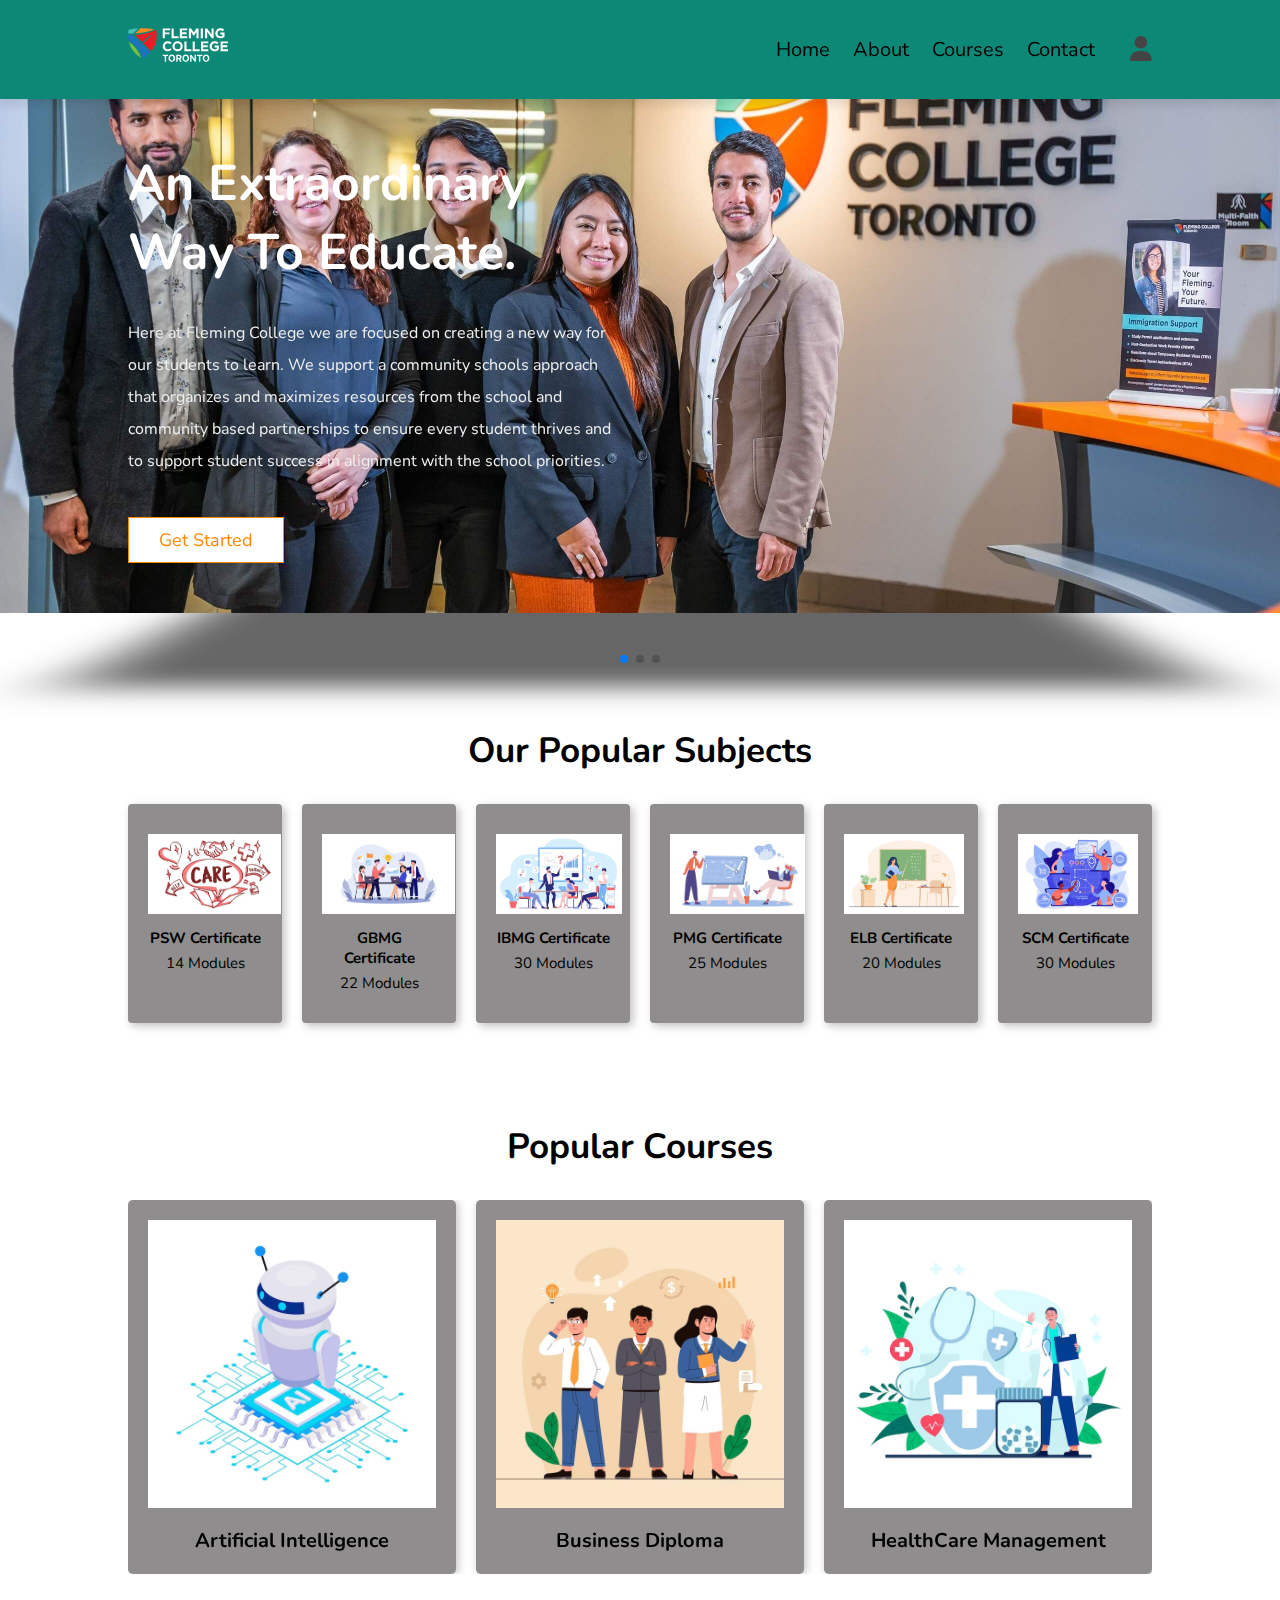
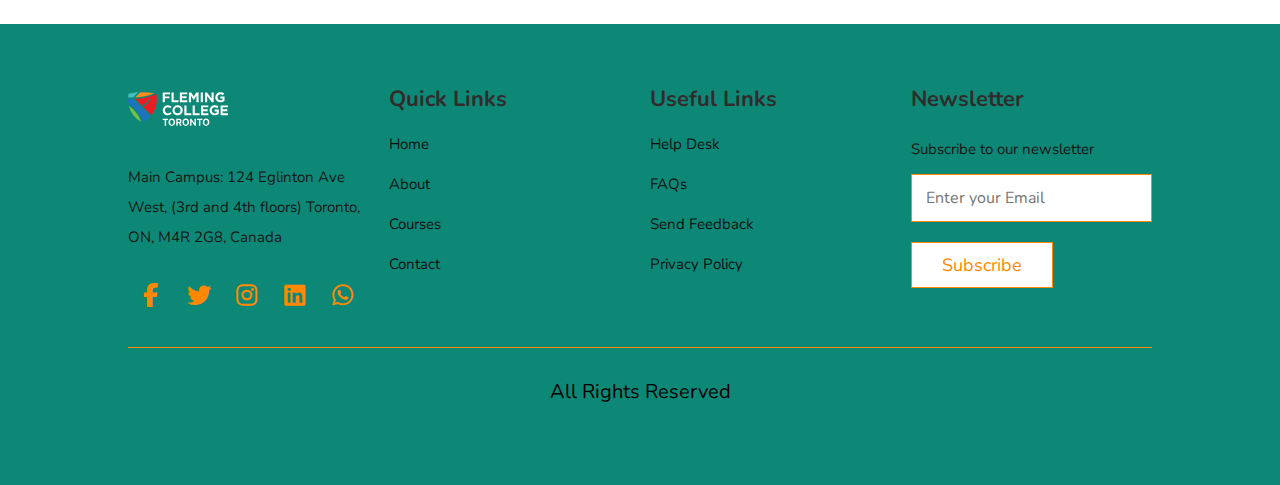
<file: index.html>
<!DOCTYPE html>
<html lang="en">
<head>
    <meta charset="UTF-8">
    <meta http-equiv="X-UA-Compatible" content="IE=edge">
    <meta name="viewport" content="width=device-width, initial-scale=1.0">
    <title>SCHOOL-WEBSITE</title>

    <!-- css link -->
    <link rel="stylesheet" href="css/style.css">

    <!-- swiper css link -->
    <link rel="stylesheet" href="https://cdn.jsdelivr.net/npm/swiper@8/swiper-bundle.min.css"/>

    <!-- font awesome link -->
    <link rel="stylesheet" href="https://cdnjs.cloudflare.com/ajax/libs/font-awesome/6.2.1/css/all.min.css">
</head>
<body>
    <!-- begin header section-->
    <header class="header">
        <a href="#" class="logo">
            <img src="./images/moblogo.svg" alt="Fleming Logo" width="100" height="50"/>
        </a>

        <nav class="navbar">
            <div id="close-navbar" class="fas fa-times"></div>
            <a href="#">Home</a>
            <a href="about.html">About</a>
            <a href="courses.html">Courses</a>
            <a href="contact.html">Contact</a>
        </nav>

        <div class="icons">
            <div id="account-btn" class="fas fa-user"></div>
            <div id="menu-btn" class="fas fa-bars"></div>
        </div>
    </header>


    <!-- start account-form section -->
    <div class="account-form">

        <div id="close-form" class="fas fa-times"></div>

        <div class="buttons">
            <span class="btn active login-btn">Login</span>
            <span class="btn register-btn">Register</span>
        </div>
        <form class="login-form active" action="">
            <h3>Login now</h3>
            <input type="email" placeholder="Enter your email" class="box">
            <input type="password" placeholder="Enter your password" class="box">
            <div class="flex">
                <input type="checkbox" name="" id="remember-me">
                <label for="remember-me">Remember me</label>
                <a href="#">Forgot password</a>
            </div>
            <input type="submit" value="login now" class="btn">
        </form>

        <form class="register-form" action="">
            <h3>register now</h3>
            <input type="email" placeholder="Enter your email" class="box">
            <input type="password" placeholder="Enter your password" class="box">
            <input type="password" placeholder="Confirm your password" class="box">
            <input type="submit" value="Register now" class="btn">
        </form>
    </div> 
    <!-- end sccount-form section -->
    <!-- end header section-->

    <!-- start of home section -->
    <section class="home">
        <div class="swiper mySwiper">
            <div class="swiper-wrapper">

                <section class="swiper-slide" style="background: url(images/fct-home-banner.jpg) no-repeat;">
                    <div class="content">
                        <h3>An Extraordinary way to educate.</h3>
                        <p>
                            Here at Fleming College we are focused on creating a new way for our students to learn. 
                            We support a community schools approach that organizes and maximizes resources 
                            from the school and community based partnerships to ensure every student thrives and to 
                            support student success in alignment with the school priorities. 
                        </p>
                        <a href="#" class="btn">Get started</a>
                    </div>            
                </section>

                <section class="swiper-slide" style="background: url(images/home-slide-2.jpg) no-repeat;">
                    <div class="content">
                        <h3>A Family Of Learning.</h3>
                        <p>The administration and staff are committed to providing a challenging and supportive learning 
                            environment where all students can succeed and reach their full potential. Every member 
                            participates in cycles of continuous learning and improvement that includes establishing 
                            high expectations, goal setting, planning, action and reflection.
                            We offer staff professional development training to build teachers capacity to 
                            improve instructional practices.
                        </p>
                        <a href="#" class="btn">Get started</a>
                    </div>            
                </section>

                <section class="swiper-slide" style="background: url(images/home-slide-3.jpg) no-repeat;">
                    <div class="content">
                        <h3>A Partnership In Discovery</h3>
                        <p>Through discovery, exploration, innovation, and creative expression through Arts integration 
                            and after school enrichment opportunities, students receive rich, extended learning opportunities 
                            while building a positive school culture where every member feels valued and respected.
                        </p>
                        <a href="#" class="btn">Get started</a>
                    </div>            
                </section>

            </div>

            <div class="swiper-pagination"></div>

        </div>
    </section>

    <!-- end of home section -->

    <!-- start of subject section -->

    <section class="subjects">
        <h1 class="heading">Our Popular Subjects</h1>

        <div class="box-container">

            <div class="box">
                <img src="images/care.avif" alt="">
                <h3>PSW Certificate</h3>
                <p>14 Modules</p>
            </div>

            <div class="box">
                <img src="images/business1.avif" alt="">
                <h3>GBMG Certificate</h3>
                <p>22 Modules</p>
            </div>

            <div class="box">
                <img src="images/business2.avif" alt="">
                <h3>IBMG Certificate</h3>
                <p>30 Modules</p>
            </div>

            <div class="box">
                <img src="images/project1.jpg" alt="">
                <h3>PMG Certificate</h3>
                <p>25 Modules</p>
            </div>

            <div class="box">
                <img src="images/english1.avif" alt="">
                <h3>ELB Certificate</h3>
                <p>20 Modules</p>
            </div>

            <div class="box">
                <img src="images/supply-chain1.avif" alt="">
                <h3>SCM Certificate</h3>
                <p>30 Modules</p>
            </div>

        </div>

    </section>

    <!-- end of subect section -->

    <!-- start of home courese slider section -->
    
    <section class="home-courses">

        <h1 class="heading">Popular Courses</h1>

        <div class="swiper home-course-slider">

            <div class="swiper-wrapper">

                <div class="swiper-slide slide">

                    <div class="image">
                        <img src="images/artificial3.avif" alt="">
                        <h3>Artificial Intelligence</h3>
                    </div>

                    <div class="content">
                        <h3>Artificial Intelligence</h3>
                        <p>Wherever the art of machine, there is also a love for humanity. </p>
                        <a href="https://en.wikipedia.org/wiki/Artificial_intelligence" class="btn">Read More</a>
                    </div>
                    
                </div>

                <div class="swiper-slide slide">

                    <div class="image">
                        <img src="images/business.avif" alt="">
                        <h3>Business Diploma</h3>
                    </div>

                    <div class="content">
                        <h3>Business Diploma</h3>
                        <p>Learn business advances. </p>
                        <a href="https://www.flemingcollegetoronto.ca/programs/business-diploma" class="btn">Read More</a>
                    </div>
                    
                </div>

                <div class="swiper-slide slide">

                    <div class="image">
                        <img src="images/healthcare.avif" alt="">
                        <h3>HealthCare Management</h3>
                    </div>

                    <div class="content">
                        <h3>HealthCare Management</h3>
                        <p>An educated mind can teach many and change lives. </p>
                        <a href="#" class="btn">Read More</a>
                    </div>
                    
                </div>

                <!-- <div class="swiper-slide slide">

                    <div class="image">
                        <img src="images/course-1-4.svg" alt="">
                        <h3>Culinary Arts</h3>
                    </div>

                    <div class="content">
                        <h3>Culinary Arts</h3>
                        <p>With top of the state facilities we will be sure to procude the best chefs . </p>
                        <a href="#" class="btn">Read More</a>
                    </div>
                    
                </div>

                <div class="swiper-slide slide">

                    <div class="image">
                        <img src="images/course-1-5.svg" alt="">
                        <h3>Business</h3>
                    </div>

                    <div class="content">
                        <h3>Business</h3>
                        <p>Business opportunities are like buses, there's always another one coming. </p>
                        <a href="#" class="btn">Read More</a>
                    </div>
                    
                </div>

                <div class="swiper-slide slide">

                    <div class="image">
                        <img src="images/course-1-6.svg" alt="">
                        <h3>Robatics</h3>
                    </div>

                    <div class="content">
                        <h3>Robatics</h3>
                        <p>Why play with sportsballs when you can play with robots? </p>
                        <a href="#" class="btn">Read More</a>
                    </div>
                    
                </div> -->

            </div>

        </div>

    </section>

    <!-- end of home courese slider section -->



    <!-- start of footer section -->
    <section class="footer">
        <div class="box-container">
            <div class="box">
                <h3> <img src="./images/moblogo.svg" alt="Fleming Logo" width="100" height="50"/></h3>
                <p>Main Campus: 124 Eglinton Ave West, (3rd and 4th floors) Toronto, ON, M4R 2G8, Canada</p>

                <div class="share">
                    <a href="https://www.facebook.com/flemingcollegetoronto" class="fab fa-facebook-f"></a>
                    <a href="https://twitter.com/i/flow/login?redirect_after_login=%2Ffleming_toronto" class="fab fa-twitter"></a>
                    <a href="https://www.instagram.com/flemingcollegetoronto/" class="fab fa-instagram"></a>
                    <a href="https://www.linkedin.com/company/fleming-college-toronto/" class="fab fa-linkedin"></a>
                    <a href="#" class="fab fa-whatsapp"></a>
                </div>
            </div>

            <div class="box">
                <h3>Quick links</h3>
                <a href="index.html" class="link">Home</a>
                <a href="about.html" class="link">About</a>
                <a href="courses.html" class="link">Courses</a>
                <a href="contact.html" class="link">Contact</a>
            </div>

            <div class="box">
                <h3>useful links</h3>
                <a href="#" class="link">Help Desk</a>
                <a href="#" class="link">FAQs</a>
                <a href="#" class="link">Send Feedback</a>
                <a href="#" class="link">Privacy Policy</a>
            </div>

            <div class="box">
                <h3>Newsletter</h3>
                <p>Subscribe to our newsletter</p>
                <form action="">
                    <input type="email" name="" placeholder="Enter your Email" id="" class="email">
                    <input type="submit" value="subscribe" class="btn">
                </form>
            </div>
        </div>

        <div class="credit">all rights reserved</div>
    </section>
    <!-- end of footer section -->



    <!-- swiper js link -->
    <script src="https://cdn.jsdelivr.net/npm/swiper@8/swiper-bundle.min.js"></script>

   <!-- js file link --> 
   <script src="js/script.js"></script>
</body>
</html>
</file>
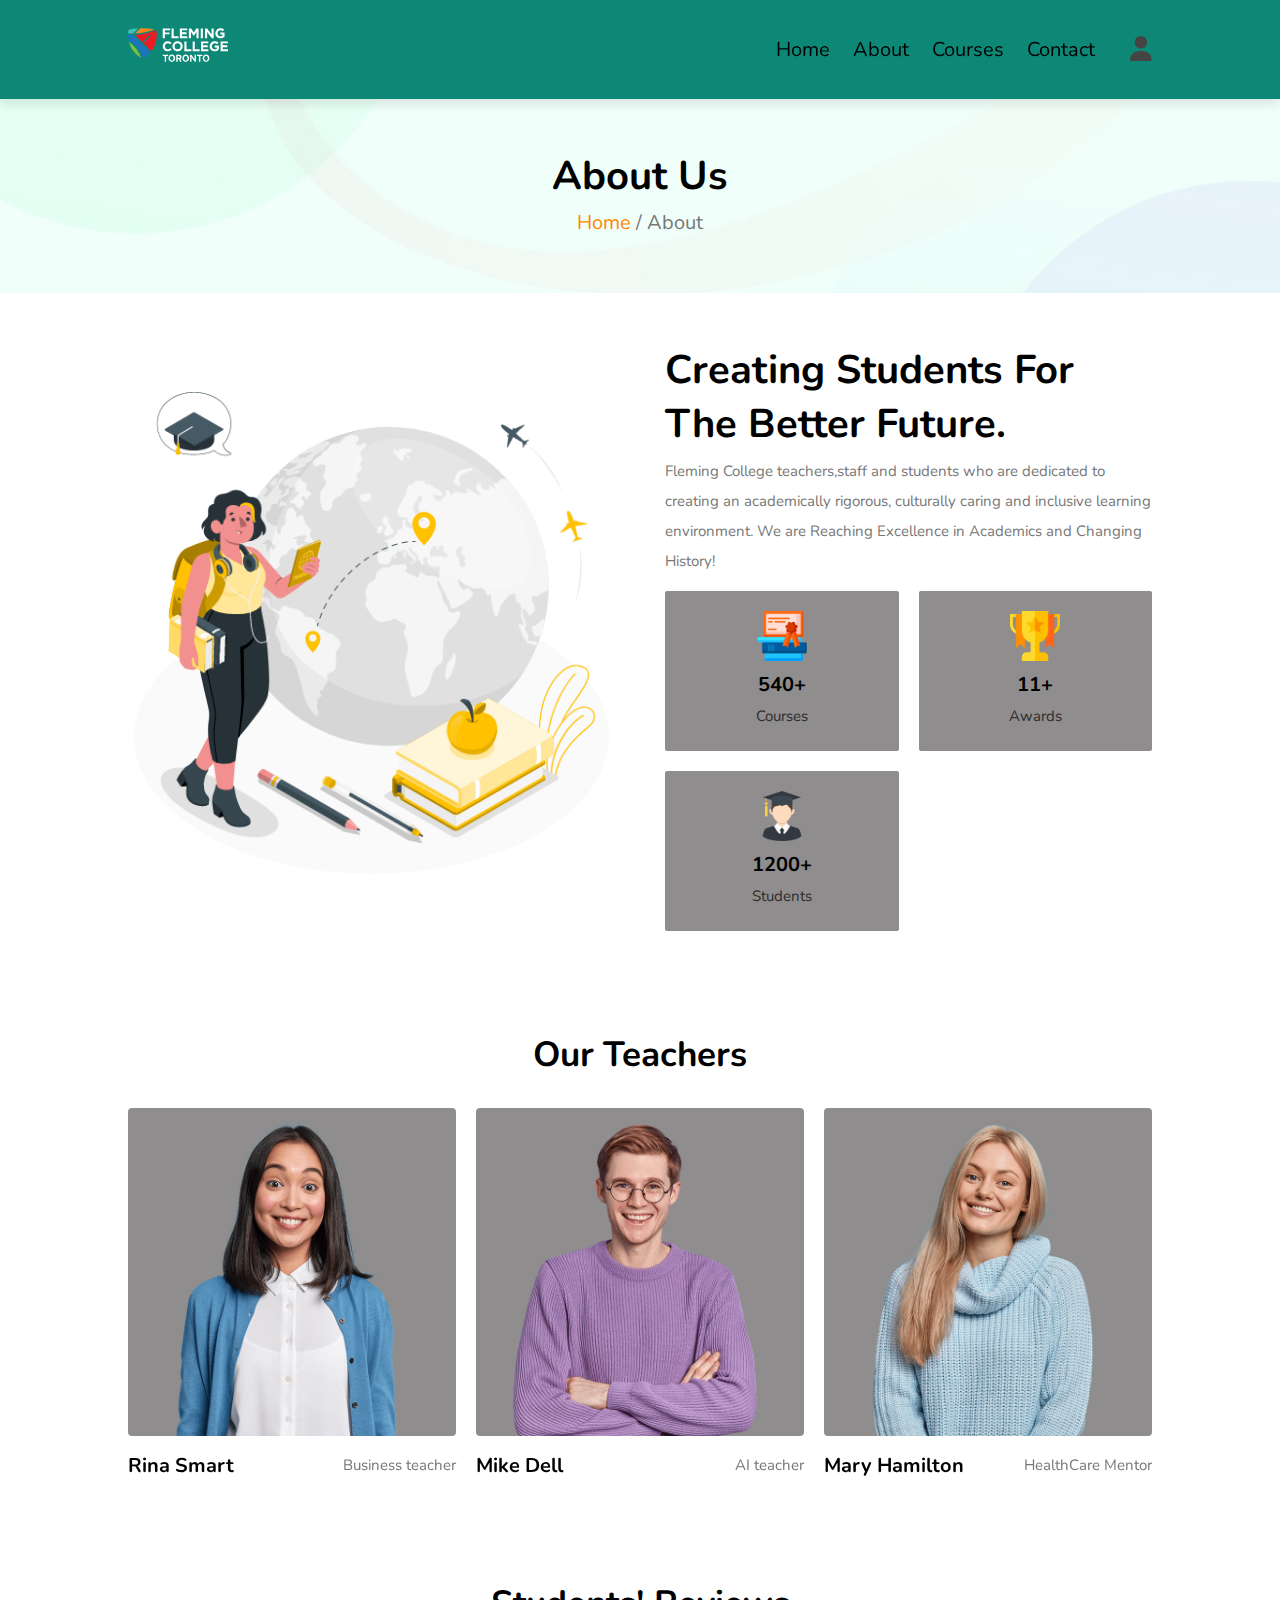
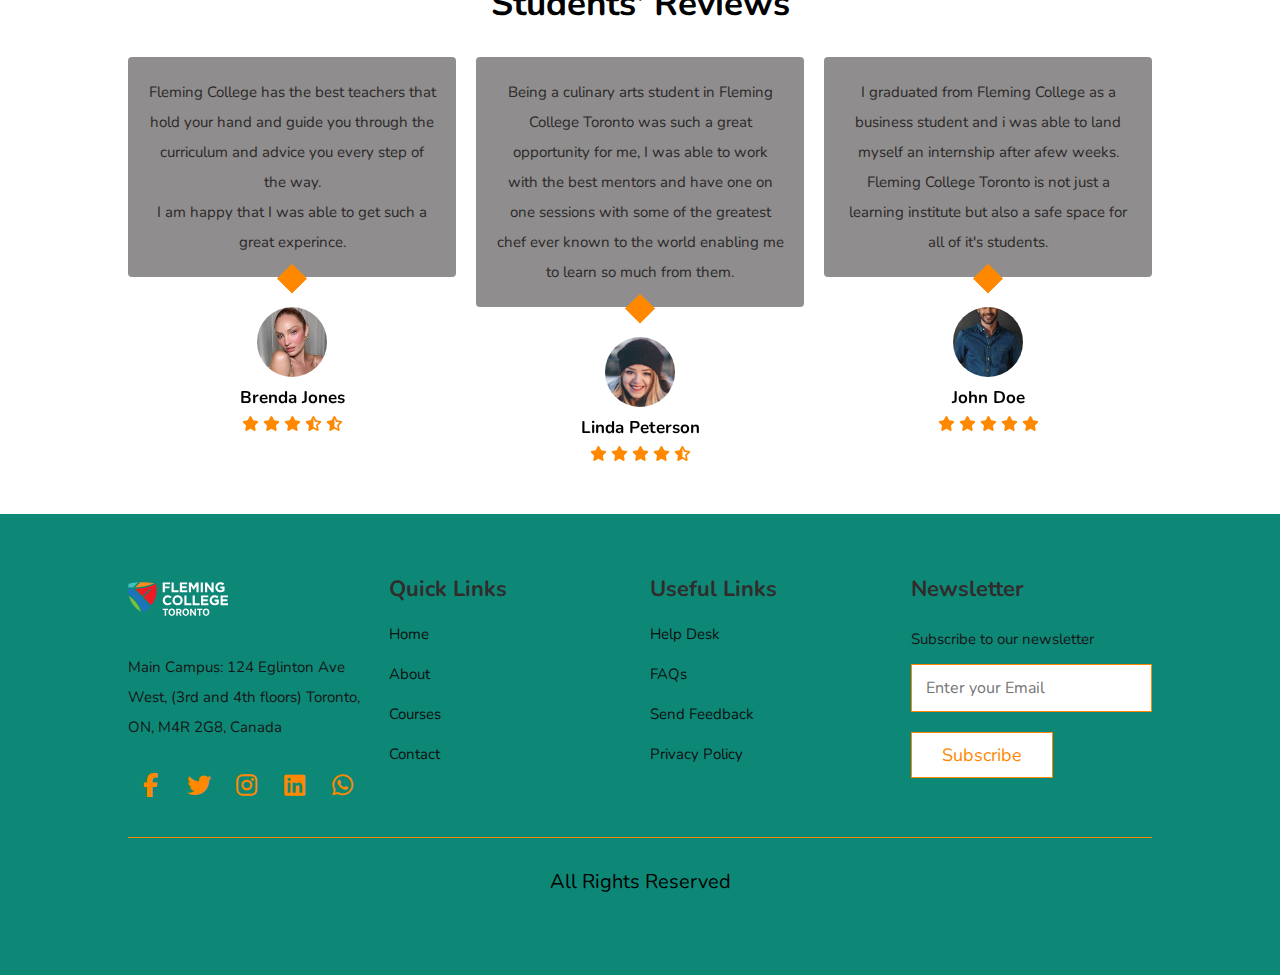
<file: about.html>
<!DOCTYPE html>
<html lang="en">
<head>
    <meta charset="UTF-8">
    <meta http-equiv="X-UA-Compatible" content="IE=edge">
    <meta name="viewport" content="width=device-width, initial-scale=1.0">
    
    <title>SCHOOL-WEBSITE</title>

    <!-- css link -->
    <link rel="stylesheet" href="css/style.css">

     <!-- swiper css link -->
     <link rel="stylesheet" href="https://cdn.jsdelivr.net/npm/swiper@8/swiper-bundle.min.css"/>

    <!-- font awesome link -->
    <link rel="stylesheet" href="https://cdnjs.cloudflare.com/ajax/libs/font-awesome/6.2.1/css/all.min.css">
</head>
<body>
    <!-- begin header section-->
    <header class="header">
        <a href="#" class="logo">
            <img src="./images/moblogo.svg" alt="Fleming Logo" width="100" height="50"/>
        </a>

        <nav class="navbar">
            <div id="close-navbar" class="fas fa-times"></div>
            <a href="index.html">Home</a>
            <a href="about.html">About</a>
            <a href="courses.html">Courses</a>
            <a href="contact.html">Contact</a>
        </nav>

        <div class="icons">
            <div id="account-btn" class="fas fa-user"></div>
            <div id="menu-btn" class="fas fa-bars"></div>
        </div>
    </header>


    <!-- start account-form section -->
    <div class="account-form">

        <div id="close-form" class="fas fa-times"></div>

        <div class="buttons">
            <span class="btn active login-btn">Login</span>
            <span class="btn register-btn">Register</span>
        </div>
        <form class="login-form active" action="">
            
            <h3>Login now</h3>
            <input type="email" placeholder="Enter your email" class="box">
            <input type="password" placeholder="Enter your password" class="box">
            <div class="flex">
                <input type="checkbox" name="" id="remember-me">
                <label for="remember-me">Remember me</label>
                <a href="#">Forgot password</a>
            </div>
            <input type="submit" value="login now" class="btn">
        </form>

        <form class="register-form" action="">
            <h3>register now</h3>
            <input type="email" placeholder="Enter your email" class="box">
            <input type="password" placeholder="Enter your password" class="box">
            <input type="password" placeholder="Confirm your password" class="box">
            <input type="submit" value="Register now" class="btn">
        </form>
    </div> 
    <!-- end account-form section -->
    <!-- end header section-->

    <section class="heading-link">

        <h3>About Us</h3>
        <p><a href="index.html">Home</a> / About</p>

    </section>

    <!-- start of about section -->

    <section class="about">

        <div class="image">
            <img src="images/Study abroad.gif" alt="">
        </div>

        <div class="content">
            <h3 class="about-title">Creating Students for the Better future.</h3>
            <p>
                Fleming College teachers,staff and students who are dedicated to creating an academically rigorous, 
                culturally caring and inclusive learning environment. We are Reaching 
                Excellence in Academics and Changing History!
            </p>

            <div class="icons-container">
                <div class="icons">
                    <img src="images/about-icon-1.png" alt="">
                    <h3>540+</h3>
                    <span>Courses</span>
                </div>

                <div class="icons">
                    <img src="images/about-icon-2.png" alt="">
                    <h3>11+</h3>
                    <span>Awards</span>
                </div>
          
                <div class="icons">
                    <img src="images/about-icon-3.png" alt="">
                    <h3>1200+</h3>
                    <span>Students</span>
                </div>
            </div>

        </div>

    </section>

    <!-- start of about section -->


    <!-- start of teacher's section -->
    
    <section class="teachers">
        <h1 class="heading">Our Teachers</h1>

        <div class="swiper teachers-slider">

            <div class="swiper-wrapper">

                <div class="swiper-slide slide">
                    <div class="image">
                        <img src="images/teacher-4.png" alt="">
                        <div class="share">
                            <a href="#" class="fab fa-facebook-f"></a>
                            <a href="#" class="fab fa-instagram"></a>
                            <a href="#" class="fab fa-twitter"></a>
                            <a href="#" class="fab fa-linkedin"></a>
                        </div>
                    </div>
                    <div class="content">
                        <h3>Rina Smart</h3>
                        <span>Business teacher</span>
                    </div>
                </div>

                <div class="swiper-slide slide">
                    <div class="image">
                        <img src="images/teacher-5.png" alt="">
                        <div class="share">
                            <a href="#" class="fab fa-facebook-f"></a>
                            <a href="#" class="fab fa-instagram"></a>
                            <a href="#" class="fab fa-twitter"></a>
                            <a href="#" class="fab fa-linkedin"></a>
                        </div>
                    </div>
                    <div class="content">
                        <h3>Mike Dell</h3>
                        <span>AI teacher</span>
                    </div>
                </div>

                <div class="swiper-slide slide">
                    <div class="image">
                        <img src="images/teacher-6.png" alt="">
                        <div class="share">
                            <a href="#" class="fab fa-facebook-f"></a>
                            <a href="#" class="fab fa-instagram"></a>
                            <a href="#" class="fab fa-twitter"></a>
                            <a href="#" class="fab fa-linkedin"></a>
                        </div>
                    </div>
                    <div class="content">
                        <h3>Mary Hamilton</h3>
                        <span>HealthCare Mentor</span>
                    </div>
                </div>

                <div class="swiper-slide slide">
                    <div class="image">
                        <img src="images/teacher-4.png" alt="">
                        <div class="share">
                            <a href="#" class="fab fa-facebook-f"></a>
                            <a href="#" class="fab fa-instagram"></a>
                            <a href="#" class="fab fa-twitter"></a>
                            <a href="#" class="fab fa-linkedin"></a>
                        </div>
                    </div>
                    <div class="content">
                        <h3>Stacy Doe</h3>
                        <span>Dancing Tutor</span>
                    </div>
                </div>

                <div class="swiper-slide slide">
                    <div class="image">
                        <img src="images/teacher-5.png" alt="">
                        <div class="share">
                            <a href="#" class="fab fa-facebook-f"></a>
                            <a href="#" class="fab fa-instagram"></a>
                            <a href="#" class="fab fa-twitter"></a>
                            <a href="#" class="fab fa-linkedin"></a>
                        </div>
                    </div>
                    <div class="content">
                        <h3>James Eric</h3>
                        <span>Sciences Tutor</span>
                    </div>
                </div>

                <div class="swiper-slide slide">
                    <div class="image">
                        <img src="images/teacher-6.png" alt="">
                        <div class="share">
                            <a href="#" class="fab fa-facebook-f"></a>
                            <a href="#" class="fab fa-instagram"></a>
                            <a href="#" class="fab fa-twitter"></a>
                            <a href="#" class="fab fa-linkedin"></a>
                        </div>
                    </div>
                    <div class="content">
                        <h3>Anita Jacobs</h3>
                        <span>Design Tutor</span>
                    </div>
                </div>

            </div>

        </div>

    </section>

    <!-- end of teacher's section -->

 
    <!-- start of student review section -->

    <section class="reviews">
        <h1 class="heading">Students' Reviews</h1>

        <div class="swiper reviews-slider">

            <div class="swiper-wrapper">

                <div class="swiper-slide slide">
                    <p>
                        Fleming College has the best teachers that hold your hand and guide
                        you through the curriculum and advice you every step of the way.<br/>
                        I am happy that I was able to get such a great experince.
                    </p>
                    <img src="images/pic-1.jpeg" alt="">
                    <h3>Brenda Jones</h3>

                    <div class="stars">
                        <i class="fas fa-star"></i>
                        <i class="fas fa-star"></i>
                        <i class="fas fa-star"></i>
                        <i class="fas fa-star-half-alt"></i>
                        <i class="fas fa-star-half-alt"></i>
                    </div>

                </div>

                <div class="swiper-slide slide">
                    <p>
                        Being a culinary arts student in Fleming College Toronto was such a great opportunity for me, 
                        I was able to work with the best mentors and have one on one sessions with
                        some of the greatest chef ever known to the world enabling me to learn so much 
                        from them.
                    </p>
                    <img src="images/pic-2.png" alt="">
                    <h3>Linda Peterson</h3>

                    <div class="stars">
                        <i class="fas fa-star"></i>
                        <i class="fas fa-star"></i>
                        <i class="fas fa-star"></i>
                        <i class="fas fa-star"></i>
                        <i class="fas fa-star-half-alt"></i>
                    </div>

                </div>

                <div class="swiper-slide slide">
                    <p>
                        I graduated from Fleming College as a business student and i was able to land myself
                        an internship after afew weeks.<br/>
                        Fleming College Toronto is not just a learning institute but also a safe space for all of it's students.
                    </p>
                    <img src="images/pic-3.jpeg" alt="">
                    <h3>John Doe</h3>

                    <div class="stars">
                        <i class="fas fa-star"></i>
                        <i class="fas fa-star"></i>
                        <i class="fas fa-star"></i>
                        <i class="fas fa-star"></i>
                        <i class="fas fa-star"></i>
                    </div>

                </div>

                <div class="swiper-slide slide">
                    <p>
                        I was lucky to be one 
                        of the top in my module and I ended up being a mentor at , life has never 
                        been the same for me since then. I really enjoy my work here at Fleming College Toronto.
                    </p>
                    <img src="images/pic-4.png" alt="">
                    <h3>Beverly Mary</h3>

                    <div class="stars">
                        <i class="fas fa-star"></i>
                        <i class="fas fa-star"></i>
                        <i class="fas fa-star"></i>
                        <i class="fas fa-star"></i>
                        <i class="fas fa-star-half-alt"></i>
                    </div>

                </div>

                <div class="swiper-slide slide">
                    <p>
                       I was able to open my own dance studio and I am able to share what 
                       I learnt in Fleming College Toronto to the world.
                       I am really greatful to my mentors who were able to walk with me every step of the way.  
                    </p>
                    <img src="images/pic-5.jpeg" alt="">
                    <h3>Daniel Guzman</h3>

                    <div class="stars">
                        <i class="fas fa-star"></i>
                        <i class="fas fa-star"></i>
                        <i class="fas fa-star"></i>
                        <i class="fas fa-star"></i>
                        <i class="fas fa-star-half-alt"></i>
                    </div>

                </div>

                <div class="swiper-slide slide">
                    <p>
                        I was a bit overwhelmed because I had left my country to join the medicine course.
                        I was happy to see that there was diversity in the school and see people from different parts of the country
                        all in one place. 
                    </p>
                    <img src="images/pic-6.png" alt="">
                    <h3>Jia Huan</h3>

                    <div class="stars">
                        <i class="fas fa-star"></i>
                        <i class="fas fa-star"></i>
                        <i class="fas fa-star"></i>
                        <i class="fas fa-star"></i>
                        <i class="fas fa-star-half-alt"></i>
                    </div>

                </div>

            </div> 

        </div>

    </section>

    <!-- end of student review section -->




    <!-- start of footer section -->
    <section class="footer">
        <div class="box-container">
            <div class="box">
                <h3> <img src="./images/moblogo.svg" alt="Fleming Logo" width="100" height="50"/></h3>
                <p>Main Campus: 124 Eglinton Ave West, (3rd and 4th floors) Toronto, ON, M4R 2G8, Canada</p>

                <div class="share">
                    <a href="https://www.facebook.com/flemingcollegetoronto" class="fab fa-facebook-f"></a>
                    <a href="https://twitter.com/i/flow/login?redirect_after_login=%2Ffleming_toronto" class="fab fa-twitter"></a>
                    <a href="https://www.instagram.com/flemingcollegetoronto/" class="fab fa-instagram"></a>
                    <a href="https://www.linkedin.com/company/fleming-college-toronto/" class="fab fa-linkedin"></a>
                    <a href="#" class="fab fa-whatsapp"></a>
                </div>
            </div>

            <div class="box">
                <h3>Quick links</h3>
                <a href="index.html" class="link">Home</a>
                <a href="about.html" class="link">About</a>
                <a href="courses.html" class="link">Courses</a>
                <a href="contact.html" class="link">Contact</a>
            </div>

            <div class="box">
                <h3>useful links</h3>
                <a href="#" class="link">Help Desk</a>
                <a href="#" class="link">FAQs</a>
                <a href="#" class="link">Send Feedback</a>
                <a href="#" class="link">Privacy Policy</a>
            </div>

            <div class="box">
                <h3>Newsletter</h3>
                <p>Subscribe to our newsletter</p>
                <form action="">
                    <input type="email" name="" placeholder="Enter your Email" id="" class="email">
                    <input type="submit" value="subscribe" class="btn">
                </form>
            </div>
        </div>

        <div class="credit">all rights reserved</div>
    </section>
    <!-- end of footer section -->

    <!-- swiper js link -->
    <script src="https://cdn.jsdelivr.net/npm/swiper@8/swiper-bundle.min.js"></script>

   <!-- js file link --> 
   <script src="js/script.js"></script>
</body>
</html>
</file>
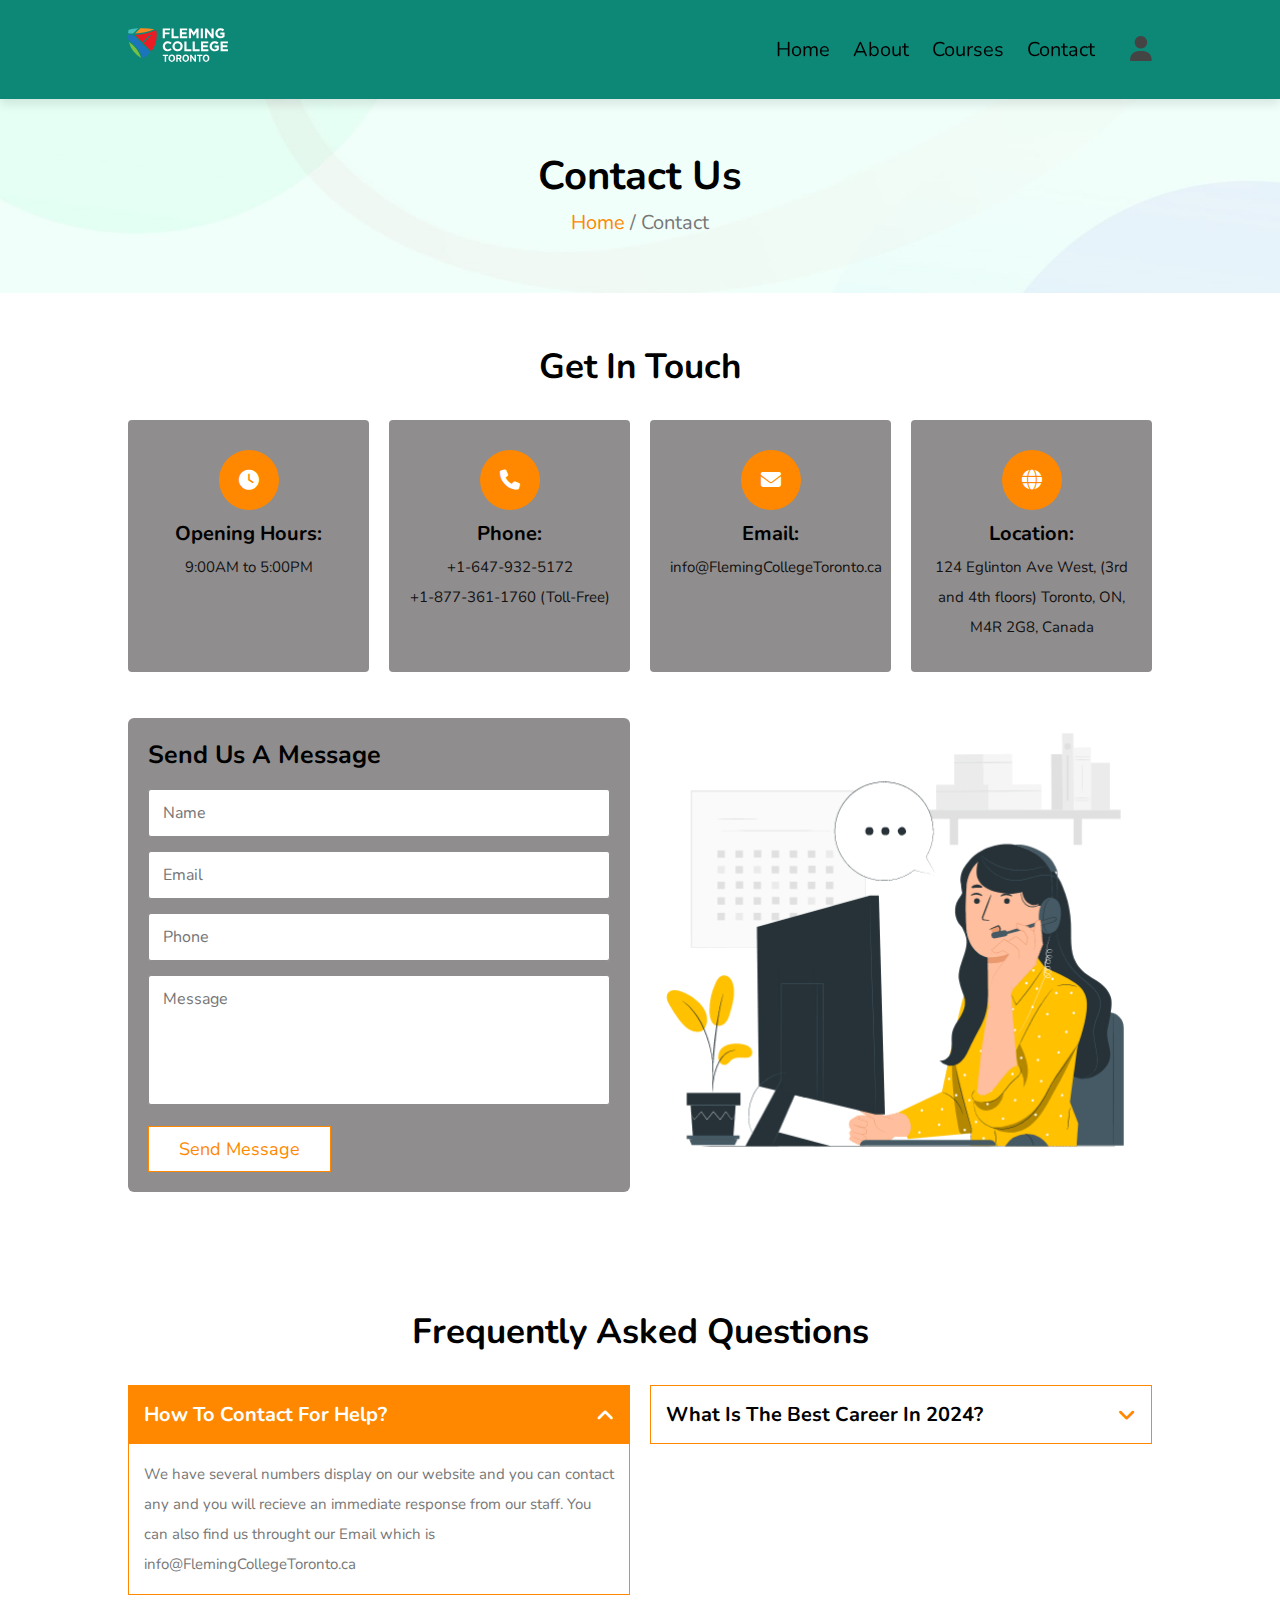
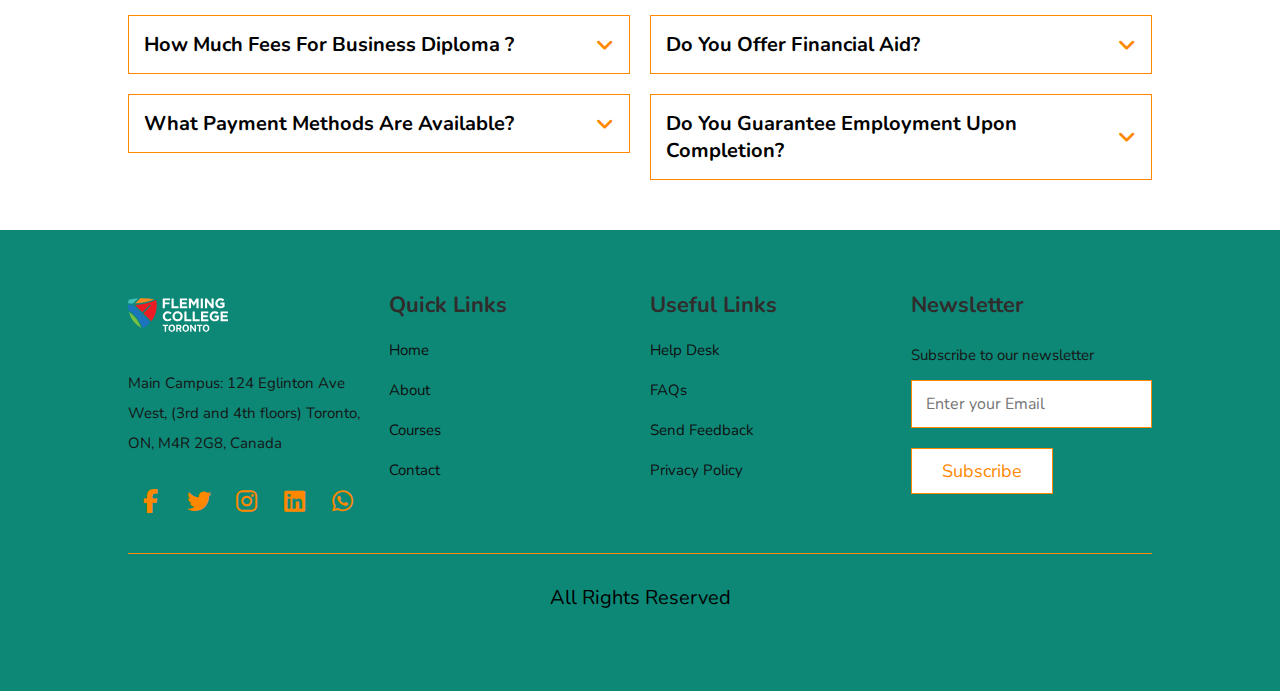
<file: contact.html>
<!DOCTYPE html>
<html lang="en">
<head>
    <meta charset="UTF-8">
    <meta http-equiv="X-UA-Compatible" content="IE=edge">
    
    <meta name="viewport" content="width=device-width, initial-scale=1.0">
    <title>SCHOOL-WEBSITE</title>

    <!-- css link -->
    <link rel="stylesheet" href="css/style.css">

     <!-- swiper css link -->
     <link rel="stylesheet" href="https://cdn.jsdelivr.net/npm/swiper@8/swiper-bundle.min.css"/>

    <!-- font awesome link -->
    <link rel="stylesheet" href="https://cdnjs.cloudflare.com/ajax/libs/font-awesome/6.2.1/css/all.min.css">
</head>
    
<body>
    <!-- begin header section-->
    <header class="header">
        <a href="#" class="logo">
            <img src="./images/moblogo.svg" alt="Fleming Logo" width="100" height="50"/>
        </a>

        <nav class="navbar">
            <div id="close-navbar" class="fas fa-times"></div>
            <a href="index.html">Home</a>
            <a href="about.html">About</a>
            <a href="courses.html">Courses</a>
            <a href="contact.html">Contact</a>
        </nav>

        <div class="icons">
            <div id="account-btn" class="fas fa-user"></div>
            <div id="menu-btn" class="fas fa-bars"></div>
        </div>
    </header>


    <!-- start account-form section -->
    <div class="account-form">

        <div id="close-form" class="fas fa-times"></div>

        <div class="buttons">
            <span class="btn active login-btn">Login</span>
            <span class="btn register-btn">Register</span>
        </div>
        <form class="login-form active" action="">
            <h3>Login now</h3>
            <input type="email" placeholder="Enter your email" class="box">
            <input type="password" placeholder="Enter your password" class="box">
            <div class="flex">
                <input type="checkbox" name="" id="remember-me">
                <label for="remember-me">Remember me</label>
                <a href="#">Forgot password</a>
            </div>
            <input type="submit" value="login now" class="btn">
        </form>

        <form class="register-form" action="">
            <h3>register now</h3>
            <input type="email" placeholder="Enter your email" class="box">
            <input type="password" placeholder="Enter your password" class="box">
            <input type="password" placeholder="Confirm your password" class="box">
            <input type="submit" value="Register now" class="btn">
        </form>
    </div> 
    <!-- end sccount-form section -->
    <!-- end header section-->


    <section class="heading-link">

        <h3>Contact Us</h3>
        <p><a href="index.html">Home</a> / Contact</p>

    </section>

    <!-- start of contact us section -->

    <section class="contact">

        <h1 class="heading">Get in Touch</h1>

        <div class="icons-container">

            <div class="icons">
                <i class="fas fa-clock"></i>
                <h3>Opening Hours: </h3>
                <p>9:00AM to 5:00PM</p>
            </div>

            <div class="icons">
                <i class="fas fa-phone"></i>
                <h3>Phone: </h3>
                <p>+1-647-932-5172</p>
                <p>+1-877-361-1760 (Toll-Free)</p>
            </div>

            <div class="icons">
                <i class="fas fa-envelope"></i>
                <h3>Email: </h3>
                <p>info@FlemingCollegeToronto.ca</p>
            </div>

            <div class="icons">
                <i class="fas fa-globe"></i>
                <h3>Location: </h3>
                <p>124 Eglinton Ave West, (3rd and 4th floors) Toronto, ON, M4R 2G8, Canada</p>
            </div>

        </div>

        <div class="row">
   
            <form action="">
                <h3>Send us a message</h3>
                <input type="text" placeholder="Name" class="box">
                <input type="email" placeholder="Email" class="box">
                <input type="number" placeholder="Phone" class="box">
                <textarea name="" class="box" placeholder="Message" cols="30" rows="10"></textarea>
                <input type="submit" value="send message" class="btn">
            </form>

            <div class="image">
                <img src="images/Contact us.gif" alt="">
            </div>

        </div>

    </section>

    <!-- end of contact us section -->


    <!-- start of faq section -->

    <section class="faq">

        <h1 class="heading">frequently asked questions</h1>
     
        <div class="accordion-container">
     
           <div class="accordion active">
              <div class="accordion-heading">
                 <h3>how to contact for help?</h3>
                 <i class="fas fa-angle-down"></i>
              </div>
              <p class="accordion-content">
                 We have several numbers display on our website and you can contact any and you will recieve 
                 an immediate response from our staff. You can also find us throught our Email which is info@FlemingCollegeToronto.ca
              </p>
           </div>
     
           <div class="accordion">
              <div class="accordion-heading">
                 <h3>what is the best career in 2024?</h3>
                 <i class="fas fa-angle-down"></i>
              </div>
               
              <p class="accordion-content">
                 We can not mention a particular career as the best. We encourage all our students to take a course that they love
                 and enjoy doing. You can never go wrong with your instincts.
              </p>
           </div>
     
           <div class="accordion">
              <div class="accordion-heading">
                 <h3>how much fees for Business Diploma ?</h3>
                 <i class="fas fa-angle-down"></i>
              </div>
              <p class="accordion-content">
                We have both online and in-person classes for all our courses. For business diploma, the fees for online
                classes is $ 275 per term and for in-person classes is $ 425 per term.
              </p>
           </div>

           <div class="accordion">
                <div class="accordion-heading">
                <h3>Do you offer financial aid?</h3>
                <i class="fas fa-angle-down"></i>
                </div>
                <p class="accordion-content">
                We offer financial aid to our students on a need and merit basis. 
                The options that are currently available include partial scholarships for 
                For more information on financial aid please visit our financial aid page.            
                </p>
            </div>
     
           <div class="accordion">
              <div class="accordion-heading">
                 <h3>what payment methods are available?</h3>
                 <i class="fas fa-angle-down"></i>
              </div>
              <p class="accordion-content">
                For our modules, you can pay in 3 monthly installments, this means monthly payment every term. 
                Full payment of the term's fee is required to be complete by the last week of the term.
              </p>
           </div>
           
           <div class="accordion">
                <div class="accordion-heading">
                <h3>Do you guarantee employment upon completion?</h3>
                <i class="fas fa-angle-down"></i>
                </div>
                <p class="accordion-content">
                NO. What we guarantee is career-ready skills. 
                Our courses are practical and relevant to the market. 
                That is why many of our graduates find jobs. Fleming College offers support 
                through training and informing graduates of job opportunities.              
                </p>
            </div>
          
     
        </div>
     
     </section>


    <!-- end of faq section -->





    <!-- start of footer section -->
    <section class="footer">
        <div class="box-container">
            <div class="box">
                <h3> <img src="./images/moblogo.svg" alt="Fleming Logo" width="100" height="50"/></h3>
                <p>Main Campus: 124 Eglinton Ave West, (3rd and 4th floors) Toronto, ON, M4R 2G8, Canada</p>

                <div class="share">
                    <a href="https://www.facebook.com/flemingcollegetoronto" class="fab fa-facebook-f"></a>
                    <a href="https://twitter.com/i/flow/login?redirect_after_login=%2Ffleming_toronto" class="fab fa-twitter"></a>
                    <a href="https://www.instagram.com/flemingcollegetoronto/" class="fab fa-instagram"></a>
                    <a href="https://www.linkedin.com/company/fleming-college-toronto/" class="fab fa-linkedin"></a>
                    <a href="#" class="fab fa-whatsapp"></a>
                </div>
            </div>

            <div class="box">
                <h3>Quick links</h3>
                <a href="index.html" class="link">Home</a>
                <a href="about.html" class="link">About</a>
                <a href="courses.html" class="link">Courses</a>
                <a href="contact.html" class="link">Contact</a>
            </div>

            <div class="box">
                <h3>useful links</h3>
                <a href="#" class="link">Help Desk</a>
                <a href="#" class="link">FAQs</a>
                <a href="#" class="link">Send Feedback</a>
                <a href="#" class="link">Privacy Policy</a>
            </div>

            <div class="box">
                <h3>Newsletter</h3>
                <p>Subscribe to our newsletter</p>
                <form action="">
                    <input type="email" name="" placeholder="Enter your Email" id="" class="email">
                    <input type="submit" value="subscribe" class="btn">
                </form>
            </div>
        </div>

        <div class="credit">all rights reserved</div>
    </section>
    <!-- end of footer section -->

    <!-- swiper js link -->
    <script src="https://cdn.jsdelivr.net/npm/swiper@8/swiper-bundle.min.js"></script>

   <!-- js file link --> 
   <script src="js/script.js"></script>
</body>
</html>
</file>
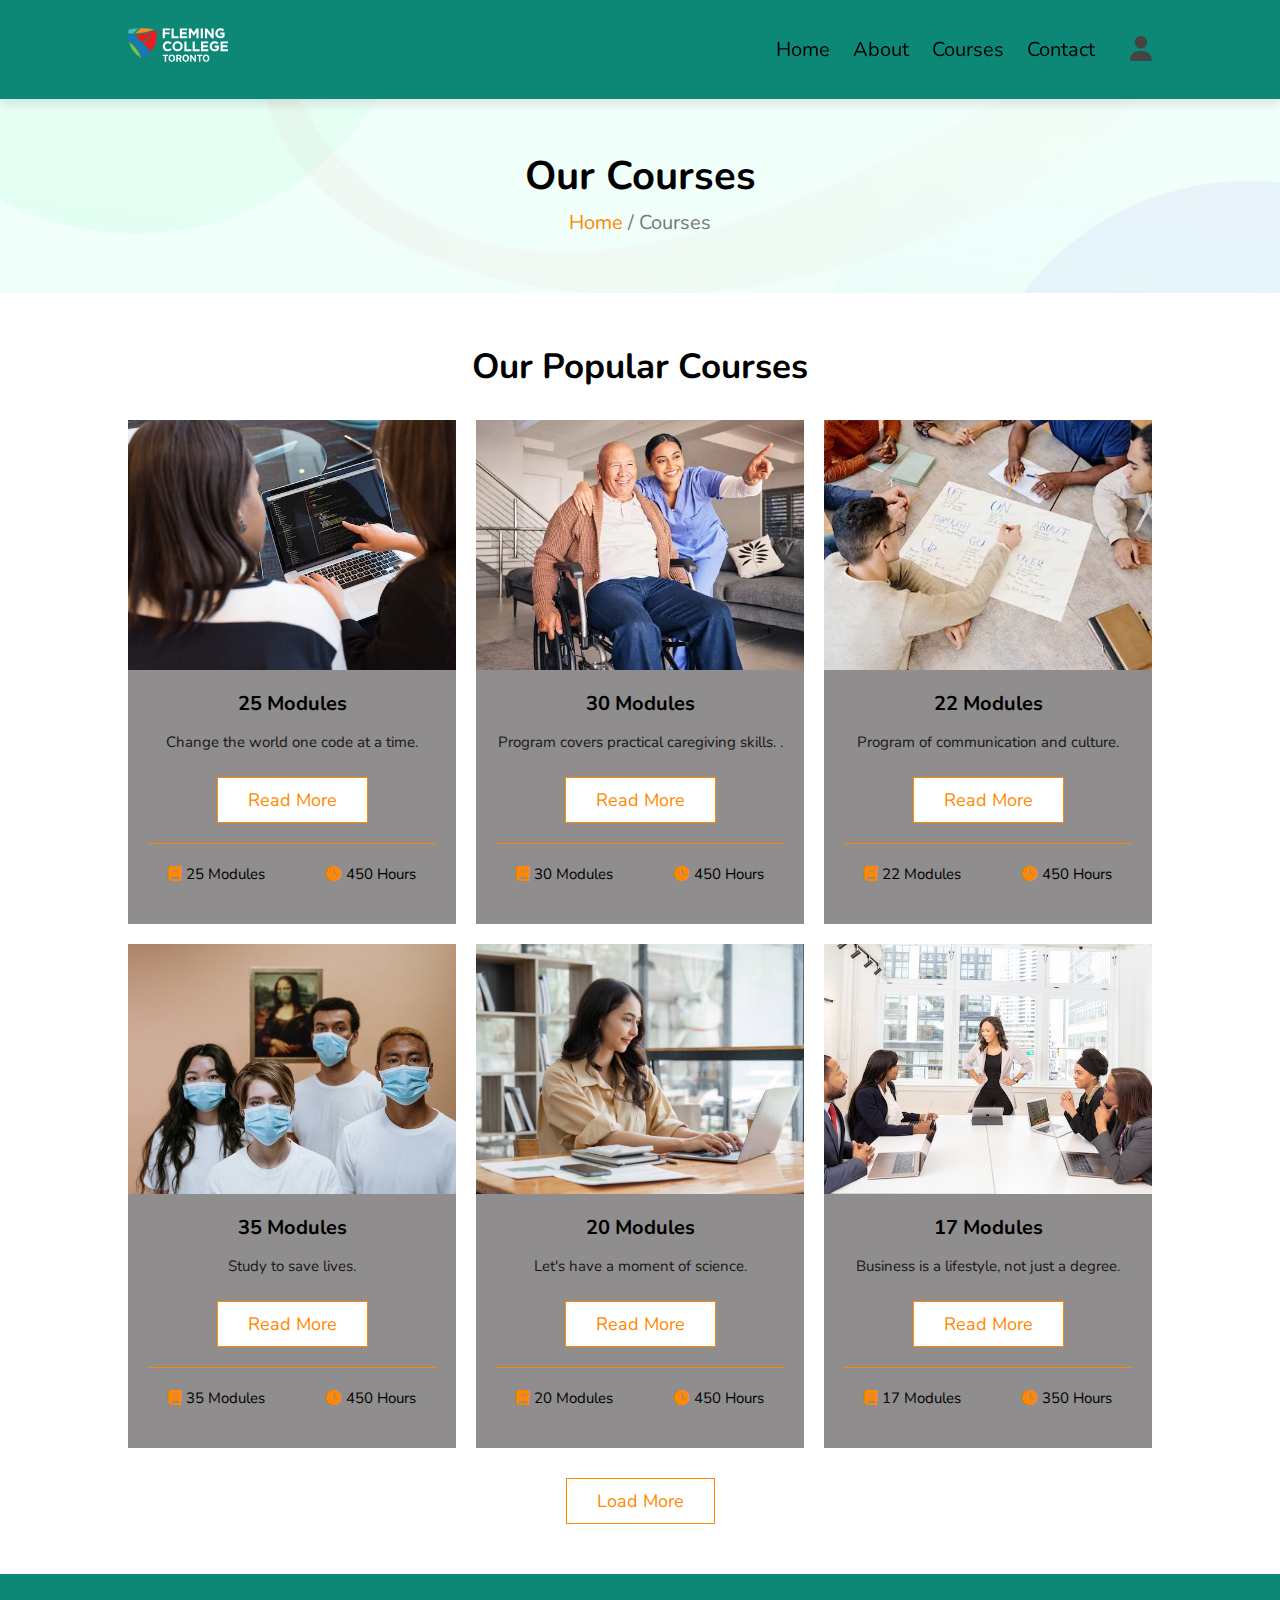
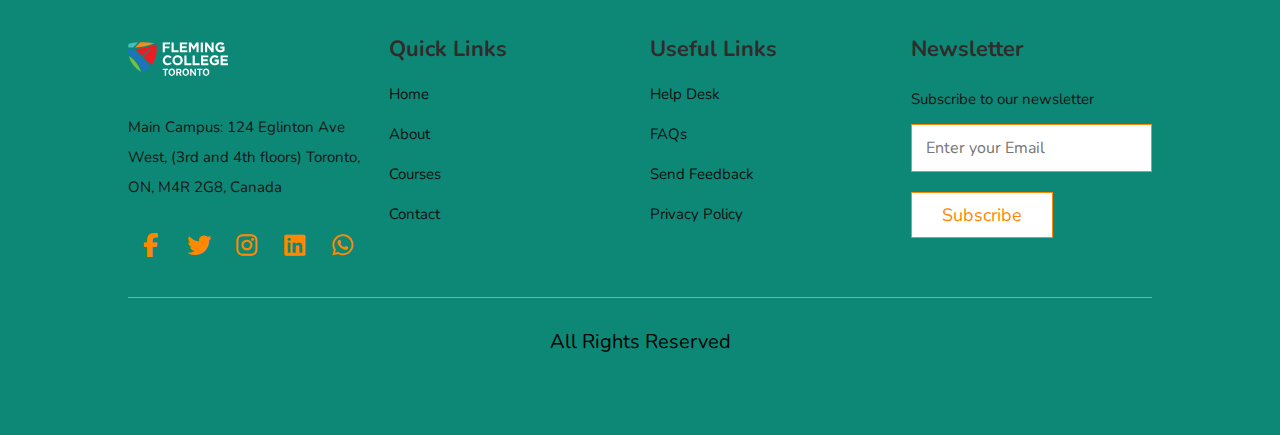
<file: courses.html>
<!DOCTYPE html>
<html lang="en">
<head>
    <meta charset="UTF-8">
    <meta http-equiv="X-UA-Compatible" content="IE=edge">
    <meta name="viewport" content="width=device-width, initial-scale=1.0">
    <title>SCHOOL-WEBSITE</title>

    <!-- css link -->
    <link rel="stylesheet" href="css/style.css">

     <!-- swiper css link -->
     <link rel="stylesheet" href="https://cdn.jsdelivr.net/npm/swiper@8/swiper-bundle.min.css"/>

    <!-- font awesome link -->
    <link rel="stylesheet" href="https://cdnjs.cloudflare.com/ajax/libs/font-awesome/6.2.1/css/all.min.css">
</head>
<body>
    <!-- begin header section-->
    <header class="header">
        <a href="#" class="logo">
            <img src="./images/moblogo.svg" alt="Fleming Logo" width="100" height="50"/>
        </a>

        <nav class="navbar">
            <div id="close-navbar" class="fas fa-times"></div>
            <a href="index.html">Home</a>
            <a href="about.html">About</a>
            <a href="courses.html">Courses</a>
            <a href="contact.html">Contact</a>
        </nav>

        <div class="icons">
            <div id="account-btn" class="fas fa-user"></div>
            <div id="menu-btn" class="fas fa-bars"></div>
        </div>
    </header>


    <!-- start account-form section -->
    <div class="account-form">

        <div id="close-form" class="fas fa-times"></div>

        <div class="buttons">
            <span class="btn active login-btn">Login</span>
            <span class="btn register-btn">Register</span>
        </div>
        <form class="login-form active" action="">
            <h3>Login now</h3>
            <input type="email" placeholder="Enter your email" class="box">
            <input type="password" placeholder="Enter your password" class="box">
            <div class="flex">
                <input type="checkbox" name="" id="remember-me">
                <label for="remember-me">Remember me</label>
                <a href="#">Forgot password</a>
            </div>
            <input type="submit" value="login now" class="btn">
        </form>

        <form class="register-form" action="">
            <h3>register now</h3>
            <input type="email" placeholder="Enter your email" class="box">
            <input type="password" placeholder="Enter your password" class="box">
            <input type="password" placeholder="Confirm your password" class="box">
            <input type="submit" value="Register now" class="btn">
        </form>
    </div> 
    <!-- end account-form section -->
    <!-- end header section-->



    <section class="heading-link">

        <h3>Our Courses</h3>
        <p><a href="index.html">Home</a> / Courses</p>

    </section>

    <!-- start of courses section -->

    <section class="courses">
        <h1 class="heading">Our Popular Courses</h1>

        <div class="box-container">

            <div class="box">

                <div class="image">
                    <img src="images/course-2-1.jpg" alt="">
                    <h3>Artificial Intelligence</h3>
                </div>

                <div class="content">
                    <h3>25 Modules</h3>
                    <p>Change the world one code at a time.</p>
                    <a href="#" class="btn">Read More</a>
                    <div class="icons">
                        <span><i class="fas fa-book"></i>25 Modules</span>
                        <span><i class="fas fa-clock"></i>450 Hours</span>
                    </div>
                </div>

            </div> 

            <div class="box">

                <div class="image">
                    <img src="images/caregving.webp" alt="">
                    <h3>Personal Support Worker Certificate</h3>
                </div>

                <div class="content">
                    <h3>30 Modules</h3>
                    <p>Program covers practical caregiving skills. .</p>
                    <a href="#" class="btn">Read More</a>
                    <div class="icons">
                        <span><i class="fas fa-book"></i>30 Modules</span>
                        <span><i class="fas fa-clock"></i>450 Hours</span>
                    </div>
                </div>

            </div> 

            <div class="box">

                <div class="image">
                    <img src="images/english.avif" alt="">
                    <h3>English Language Bridge</h3>
                </div>

                <div class="content">
                    <h3>22 Modules</h3>
                    <p>Program of communication and culture.</p>
                    <a href="#" class="btn">Read More</a>
                    <div class="icons">
                        <span><i class="fas fa-book"></i>22 Modules</span>
                        <span><i class="fas fa-clock"></i>450 Hours</span>
                    </div>
                </div>

            </div>  <div class="box">

                <div class="image">
                    <img src="images/course-2-4.jpg" alt="">
                    <h3>HealthCare Management-Canadian Context</h3>
                </div>

                <div class="content">
                    <h3>35 Modules</h3>
                    <p>Study to save lives.</p>
                    <a href="#" class="btn">Read More</a>
                    <div class="icons">
                        <span><i class="fas fa-book"></i>35 Modules</span>
                        <span><i class="fas fa-clock"></i>450 Hours</span>
                    </div>
                </div>

            </div> 
            
            <div class="box">

                <div class="image">
                    <img src="images/project.jpg" alt="">
                    <h3>Project Management Graduate</h3>
                </div>

                <div class="content">
                    <h3>20 Modules</h3>
                    <p>Let's have a moment of science.</p>
                    <a href="#" class="btn">Read More</a>
                    <div class="icons">
                        <span><i class="fas fa-book"></i>20 Modules</span>
                        <span><i class="fas fa-clock"></i>450 Hours</span>
                    </div>
                </div>

            </div> 

            <div class="box">

                <div class="image">
                    <img src="images/course-2-6.jpg" alt="">
                    <h3>International Business Management Certificate</h3>
                </div>

                <div class="content">
                    <h3>17 Modules</h3>
                    <p>Business is a lifestyle, not just a degree.</p>
                    <a href="#" class="btn">Read More</a>
                    <div class="icons">
                        <span><i class="fas fa-book"></i>17 Modules</span>
                        <span><i class="fas fa-clock"></i>350 Hours</span>
                    </div>
                </div>

            </div> 

            <!-- <div class="box hide">

                <div class="image">
                    <img src="images/course-2-7.jpg" alt="">
                    <h3>Teaching</h3>
                </div>

                <div class="content">
                    <h3>30 Modules</h3>
                    <p>Teachers are the second parents we have.</p>
                    <a href="#" class="btn">Read More</a>
                    <div class="icons">
                        <span><i class="fas fa-book"></i>12 Modules</span>
                        <span><i class="fas fa-clock"></i>8 Hours</span>
                    </div>
                </div>

            </div> 

            <div class="box hide">

                <div class="image">
                    <img src="images/course-2-8.jpg" alt="">
                    <h3>Design</h3>
                </div>

                <div class="content">
                    <h3>14 Modules</h3>
                    <p>Creativity is Our identity</p>
                    <a href="#" class="btn">Read More</a>
                    <div class="icons">
                        <span><i class="fas fa-book"></i>14 Modules</span>
                        <span><i class="fas fa-clock"></i>70 Hours</span>
                    </div>
                </div>

            </div> 

            <div class="box hide">

                <div class="image">
                    <img src="images/course-2-9.jpg" alt="">
                    <h3>Dancing</h3>
                </div>

                <div class="content">
                    <h3>15 Modules</h3>
                    <p>Crafting our passion through dancing.</p>
                    <a href="#" class="btn">Read More</a>
                    <div class="icons">
                        <span><i class="fas fa-book"></i>15 Modules</span>
                        <span><i class="fas fa-clock"></i>75 Hours</span>
                    </div>
                </div>

            </div>  -->

        </div>

        <div class="load-more">
            <div class="btn">Load More</div>
        </div>

    </section>

    <!-- end of courses section -->





    <!-- start of footer section -->
    <section class="footer">
        <div class="box-container">
            <div class="box">
                <h3> <img src="./images/moblogo.svg" alt="Fleming Logo" width="100" height="50"/></h3>
                <p>Main Campus: 124 Eglinton Ave West, (3rd and 4th floors) Toronto, ON, M4R 2G8, Canada</p>

                <div class="share">
                    <a href="https://www.facebook.com/flemingcollegetoronto" class="fab fa-facebook-f"></a>
                    <a href="https://twitter.com/i/flow/login?redirect_after_login=%2Ffleming_toronto" class="fab fa-twitter"></a>
                    <a href="https://www.instagram.com/flemingcollegetoronto/" class="fab fa-instagram"></a>
                    <a href="https://www.linkedin.com/company/fleming-college-toronto/" class="fab fa-linkedin"></a>
                    <a href="#" class="fab fa-whatsapp"></a>
                </div>
            </div>

            <div class="box">
                <h3>Quick links</h3>
                <a href="index.html" class="link">Home</a>
                <a href="about.html" class="link">About</a>
                <a href="courses.html" class="link">Courses</a>
                <a href="contact.html" class="link">Contact</a>
            </div>

            <div class="box">
                <h3>useful links</h3>
                <a href="#" class="link">Help Desk</a>
                <a href="#" class="link">FAQs</a>
                <a href="#" class="link">Send Feedback</a>
                <a href="#" class="link">Privacy Policy</a>
            </div>

            <div class="box">
                <h3>Newsletter</h3>
                <p>Subscribe to our newsletter</p>
                <form action="">
                    <input type="email" name="" placeholder="Enter your Email" id="" class="email">
                    <input type="submit" value="subscribe" class="btn">
                </form>
            </div>
        </div>

        <div class="credit">all rights reserved</div>
    </section>
    <!-- end of footer section -->

    <!-- swiper js link -->
    <script src="https://cdn.jsdelivr.net/npm/swiper@8/swiper-bundle.min.js"></script>

   <!-- js file link --> 
   <script src="js/script.js"></script>
</body>
</html>
</file>
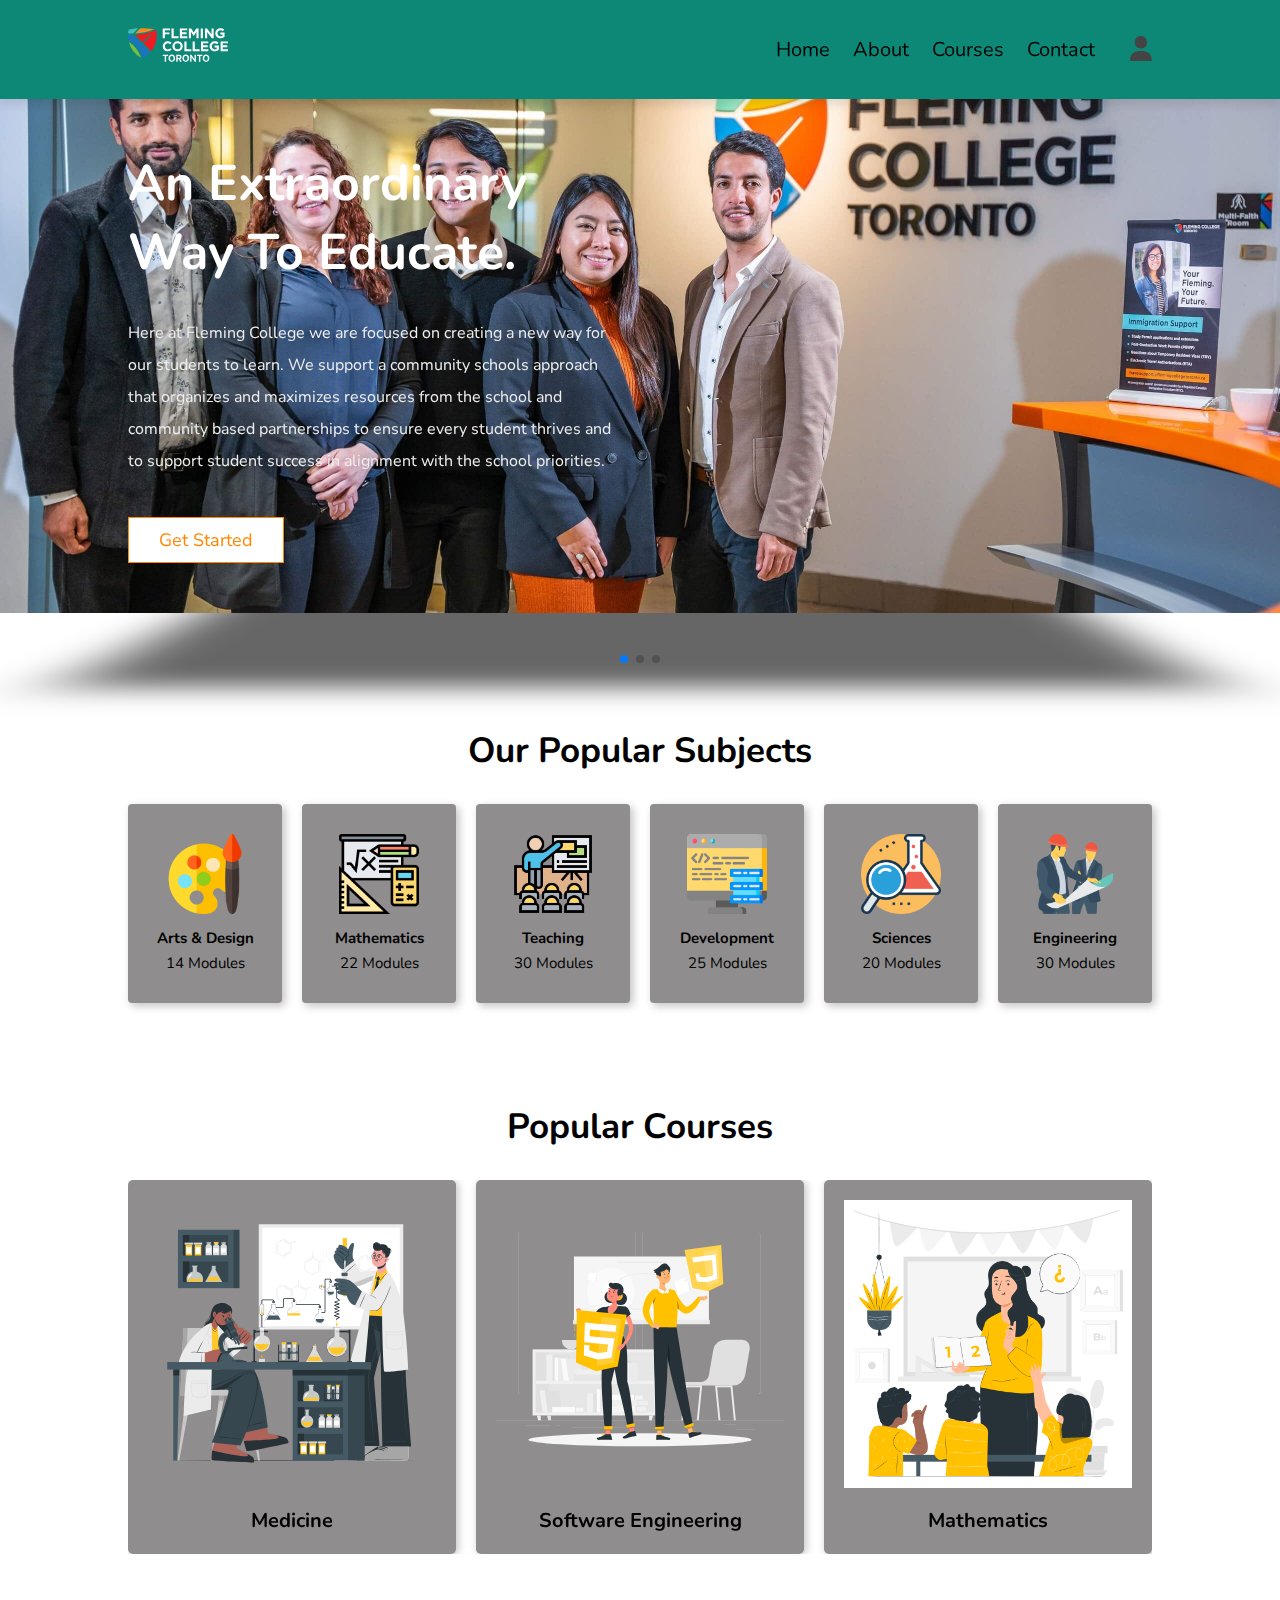
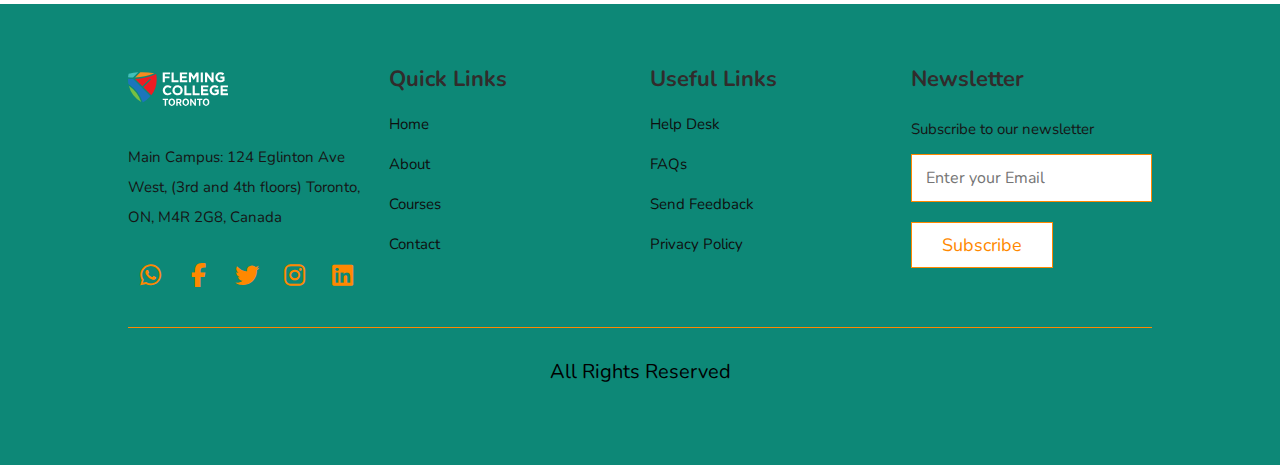
<file: home.html>
<!DOCTYPE html>
<html lang="en">
<head>
    <meta charset="UTF-8">
    <meta http-equiv="X-UA-Compatible" content="IE=edge">
    <meta name="viewport" content="width=device-width, initial-scale=1.0">
    <title>SCHOOL-WEBSITE</title>

    <!-- css link -->
    <link rel="stylesheet" href="css/style.css">

    <!-- swiper css link -->
    <link rel="stylesheet" href="https://cdn.jsdelivr.net/npm/swiper@8/swiper-bundle.min.css"/>

    <!-- font awesome link -->
    <link rel="stylesheet" href="https://cdnjs.cloudflare.com/ajax/libs/font-awesome/6.2.1/css/all.min.css">
</head>
<body>
    <!-- begin header section-->
    <header class="header">
        <a href="#" class="logo">
            <img src="./images/moblogo.svg" alt="Fleming Logo" width="100" height="50"/>
        </a>

        <nav class="navbar">
            <div id="close-navbar" class="fas fa-times"></div>
            <a href="#">Home</a>
            <a href="about.html">About</a>
            <a href="courses.html">Courses</a>
            <a href="contact.html">Contact</a>
        </nav>

        <div class="icons">
            <div id="account-btn" class="fas fa-user"></div>
            <div id="menu-btn" class="fas fa-bars"></div>
        </div>
    </header>


    <!-- start account-form section -->
    <div class="account-form">

        <div id="close-form" class="fas fa-times"></div>

        <div class="buttons">
            <span class="btn active login-btn">Login</span>
            <span class="btn register-btn">Register</span>
        </div>
        <form class="login-form active" action="">
            <h3>Login now</h3>
            <input type="email" placeholder="Enter your email" class="box">
            <input type="password" placeholder="Enter your password" class="box">
            <div class="flex">
                <input type="checkbox" name="" id="remember-me">
                <label for="remember-me">Remember me</label>
                <a href="#">Forgot password</a>
            </div>
            <input type="submit" value="login now" class="btn">
        </form>

        <form class="register-form" action="">
            <h3>register now</h3>
            <input type="email" placeholder="Enter your email" class="box">
            <input type="password" placeholder="Enter your password" class="box">
            <input type="password" placeholder="Confirm your password" class="box">
            <input type="submit" value="Register now" class="btn">
        </form>
    </div> 
    <!-- end sccount-form section -->
    <!-- end header section-->

    <!-- start of home section -->
    <section class="home">
        <div class="swiper mySwiper">
            <div class="swiper-wrapper">

                <section class="swiper-slide" style="background: url(images/fct-home-banner.jpg) no-repeat;">
                    <div class="content">
                        <h3>An Extraordinary way to educate.</h3>
                        <p>
                            Here at Fleming College we are focused on creating a new way for our students to learn. 
                            We support a community schools approach that organizes and maximizes resources 
                            from the school and community based partnerships to ensure every student thrives and to 
                            support student success in alignment with the school priorities. 
                        </p>
                        <a href="#" class="btn">Get started</a>
                    </div>            
                </section>

                <section class="swiper-slide" style="background: url(images/home-slide-2.jpg) no-repeat;">
                    <div class="content">
                        <h3>A Family Of Learning.</h3>
                        <p>The administration and staff are committed to providing a challenging and supportive learning 
                            environment where all students can succeed and reach their full potential. Every member 
                            participates in cycles of continuous learning and improvement that includes establishing 
                            high expectations, goal setting, planning, action and reflection.
                            We offer staff professional development training to build teachers capacity to 
                            improve instructional practices.
                        </p>
                        <a href="#" class="btn">Get started</a>
                    </div>            
                </section>

                <section class="swiper-slide" style="background: url(images/home-slide-3.jpg) no-repeat;">
                    <div class="content">
                        <h3>A Partnership In Discovery</h3>
                        <p>Through discovery, exploration, innovation, and creative expression through Arts integration 
                            and after school enrichment opportunities, students receive rich, extended learning opportunities 
                            while building a positive school culture where every member feels valued and respected.
                        </p>
                        <a href="#" class="btn">Get started</a>
                    </div>            
                </section>

            </div>

            <div class="swiper-pagination"></div>

        </div>
    </section>

    <!-- end of home section -->

    <!-- start of subject section -->

    <section class="subjects">
        <h1 class="heading">Our Popular Subjects</h1>

        <div class="box-container">

            <div class="box">
                <img src="images/subject-icon-1.png" alt="">
                <h3>Arts & Design</h3>
                <p>14 Modules</p>
            </div>

            <div class="box">
                <img src="images/subject-icon-2.png" alt="">
                <h3>Mathematics</h3>
                <p>22 Modules</p>
            </div>

            <div class="box">
                <img src="images/subject-icon-3.png" alt="">
                <h3>Teaching</h3>
                <p>30 Modules</p>
            </div>

            <div class="box">
                <img src="images/subject-icon-4.png" alt="">
                <h3>Development</h3>
                <p>25 Modules</p>
            </div>

            <div class="box">
                <img src="images/subject-icon-5.png" alt="">
                <h3>Sciences</h3>
                <p>20 Modules</p>
            </div>

            <div class="box">
                <img src="images/subject-icon-6.png" alt="">
                <h3>Engineering</h3>
                <p>30 Modules</p>
            </div>

        </div>

    </section>

    <!-- end of subect section -->

    <!-- start of home courese slider section -->
    
    <section class="home-courses">

        <h1 class="heading">Popular Courses</h1>

        <div class="swiper home-course-slider">

            <div class="swiper-wrapper">

                <div class="swiper-slide slide">

                    <div class="image">
                        <img src="images/course-1-1.svg" alt="">
                        <h3>Medicine</h3>
                    </div>

                    <div class="content">
                        <h3>Medicine</h3>
                        <p>Wherever the art of medicine is loved, there is also a love for humanity. </p>
                        <a href="#" class="btn">Read More</a>
                    </div>
                    
                </div>

                <div class="swiper-slide slide">

                    <div class="image">
                        <img src="images/course-1-2.svg" alt="">
                        <h3>Software Engineering</h3>
                    </div>

                    <div class="content">
                        <h3>Software Engineering</h3>
                        <p>Learn and get accustomed to technology as it advances. </p>
                        <a href="#" class="btn">Read More</a>
                    </div>
                    
                </div>

                <div class="swiper-slide slide">

                    <div class="image">
                        <img src="images/Teaching.gif" alt="">
                        <h3>Mathematics</h3>
                    </div>

                    <div class="content">
                        <h3>Mathematics</h3>
                        <p>An educated mind can teach many and change lives. </p>
                        <a href="#" class="btn">Read More</a>
                    </div>
                    
                </div>

                <div class="swiper-slide slide">

                    <div class="image">
                        <img src="images/course-1-4.svg" alt="">
                        <h3>Culinary Arts</h3>
                    </div>

                    <div class="content">
                        <h3>Culinary Arts</h3>
                        <p>With top of the state facilities we will be sure to procude the best chefs . </p>
                        <a href="#" class="btn">Read More</a>
                    </div>
                    
                </div>

                <div class="swiper-slide slide">

                    <div class="image">
                        <img src="images/course-1-5.svg" alt="">
                        <h3>Business</h3>
                    </div>

                    <div class="content">
                        <h3>Business</h3>
                        <p>Business opportunities are like buses, there's always another one coming. </p>
                        <a href="#" class="btn">Read More</a>
                    </div>
                    
                </div>

                <div class="swiper-slide slide">

                    <div class="image">
                        <img src="images/course-1-6.svg" alt="">
                        <h3>Robatics</h3>
                    </div>

                    <div class="content">
                        <h3>Robatics</h3>
                        <p>Why play with sportsballs when you can play with robots? </p>
                        <a href="#" class="btn">Read More</a>
                    </div>
                    
                </div>

            </div>

        </div>

    </section>

    <!-- end of home courese slider section -->



    <!-- start of footer section -->
    <section class="footer">
        <div class="box-container">
            <div class="box">
                <h3> <img src="./images/moblogo.svg" alt="Fleming Logo" width="100" height="50"/></h3>
                <p>Main Campus: 124 Eglinton Ave West, (3rd and 4th floors) Toronto, ON, M4R 2G8, Canada</p>
                <div class="share">
                    <a href="#" class="fab fa-whatsapp"></a>
                    <a href="#" class="fab fa-facebook-f"></a>
                    <a href="#" class="fab fa-twitter"></a>
                    <a href="#" class="fab fa-instagram"></a>
                    <a href="#" class="fab fa-linkedin"></a>
                </div>
            </div>

            <div class="box">
                <h3>Quick links</h3>
                <a href="home.html" class="link">Home</a>
                <a href="about.html" class="link">About</a>
                <a href="courses.html" class="link">Courses</a>
                <a href="contact.html" class="link">Contact</a>
            </div>

            <div class="box">
                <h3>useful links</h3>
                <a href="#" class="link">Help Desk</a>
                <a href="#" class="link">FAQs</a>
                <a href="#" class="link">Send Feedback</a>
                <a href="#" class="link">Privacy Policy</a>
            </div>

            <div class="box">
                <h3>Newsletter</h3>
                <p>Subscribe to our newsletter</p>
                <form action="">
                    <input type="email" name="" placeholder="Enter your Email" id="" class="email">
                    <input type="submit" value="subscribe" class="btn">
                </form>
            </div>
        </div>

        <div class="credit">all rights reserved</div>
    </section>
    <!-- end of footer section -->



    <!-- swiper js link -->
    <script src="https://cdn.jsdelivr.net/npm/swiper@8/swiper-bundle.min.js"></script>

   <!-- js file link --> 
   <script src="js/script.js"></script>
</body>
</html>
</file>
<file: css/style.css>
@import url("https://fonts.googleapis.com/css2?family=Nunito:wght@200;300;400;500;600&display=swap");
* {
  font-family: "Nunito", sans-serif;
  margin: 0;
  padding: 0;
  box-sizing: border-box;
  outline: none;
  border: none;
  text-decoration: none;
  transition: all 0.2s linear;
}

img {
  user-select: none;
}

html {
  font-size: 62.5%;
  overflow-x: hidden;
}
html::-webkit-scrollbar {
  width: 1rem;
}
html::-webkit-scrollbar-track {
  background: transparent;
}
html::-webkit-scrollbar-thumb {
  background: rgb(255, 136, 0);
}

section {
  padding: 5rem 10%;
}

.heading-link {
  text-align: center;
  background: url(../images/heading-bg.jpg) no-repeat;
  background-size: cover;
  background-position: center;
}
.heading-link h3 {
  font-size: 4rem;
  text-transform: capitalize;
  color: black;
}
.heading-link p {
  font-size: 2rem;
  line-height: 2;
  color: #777;
}
.heading-link p a {
  color: rgb(255, 136, 0);
}
.heading-link p a:hover {
  text-decoration: underline;
}

.heading {
  text-align: center;
  margin-bottom: 3rem;
  font-size: 3.5rem;
  text-transform: capitalize;
  color: black;
}

.btn {
  display: inline-block;
  margin-top: 1rem;
  padding: 1rem 3rem;
  font-size: 1.8rem;
  border: 0.1rem solid rgb(255, 136, 0);
  background: #fff;
  color: rgb(255, 136, 0);
  cursor: pointer;
  text-transform: capitalize;
}
.btn:hover {
  background: rgb(255, 136, 0);
  color: #fff;
  font-size: 2.1rem;
}

.header {
  position: sticky;
  top: 0;
  left: 0;
  right: 0;
  background: #0d8877;
  box-shadow: 0 0.5rem 1rem rgba(0, 0, 0, 0.1);
  padding: 2rem 10%;
  display: flex;
  align-items: center;
  z-index: 1000;
}
.header .logo {
  margin-right: auto;
  font-size: 2.5rem;
  text-transform: capitalize;
  color: black;
  font-weight: bolder;
}
.header .logo img {
  color: rgb(255, 136, 0);
}
.header .navbar {
  position: relative;
}
.header .navbar #close-navbar {
  position: absolute;
  top: 1.5rem;
  right: 2rem;
  font-size: 4rem;
  cursor: pointer;
  color: #444;
  display: none;
}
.header .navbar #close-navbar:hover {
  transform: rotate(90deg);
}
.header .navbar a {
  margin-right: 2rem;
  font-size: 2rem;
  text-transform: capitalize;
  color: black;
}
.header .navbar a:hover {
  color: rgb(255, 136, 0);
}
.header .icons div {
  cursor: pointer;
  font-size: 2.5rem;
  color: #444;
  margin-left: 1.5rem;
}
.header .icons div:hover {
  color: rgb(255, 136, 0);
}
.header #menu-btn {
  display: none;
}

.account-form {
  position: fixed;
  top: 0;
  right: 105%;
  width: 35rem;
  background: #fff;
  display: flex;
  flex-flow: column;
  gap: 2rem;
  justify-content: center;
  height: 100%;
  z-index: 1200;
  padding: 2rem;
  text-align: center;
}
.account-form.active {
  box-shadow: 0 0 0 100vw rgba(0, 0, 0, 0.8);
  right: 0;
}
.account-form #close-form {
  position: absolute;
  top: 1.5rem;
  right: 2.5rem;
  font-size: 4rem;
  cursor: pointer;
  color: #444;
}
.account-form #close-form:hover {
  transform: rotate(90deg);
}
.account-form form {
  border: 0.1rem solid rgb(255, 136, 0);
  padding: 2rem;
  display: none;
}
.account-form form.active {
  display: block;
}
.account-form form h3 {
  font-size: 2.5rem;
  text-transform: capitalize;
  color: black;
  padding-bottom: 0.5rem;
  text-transform: uppercase;
}
.account-form form .box {
  width: 100%;
  border: 0.1rem solid rgb(255, 136, 0);
  padding: 1.2rem 1.4rem;
  font-size: 1.6rem;
  margin: 0.7rem 0;
}
.account-form form .flex {
  padding: 1rem 0;
  display: flex;
  align-items: center;
  gap: 0.5rem;
}
.account-form form .flex label {
  font-size: 1.5rem;
  color: #777;
  cursor: pointer;
}
.account-form form .flex a {
  font-size: 1.5rem;
  color: #777;
  margin-left: auto;
}
.account-form form .flex a:hover {
  text-decoration: underline;
  color: rgb(255, 136, 0);
}
.account-form form .btn {
  width: 100%;
}
.account-form .buttons .btn {
  margin: 0 0.8rem;
}
.account-form .buttons .btn.active {
  background: rgb(255, 136, 0);
  color: #fff;
  border-radius: 4px;
}

.home {
  padding: 0;
}
.home .swiper-slide {
  display: flex;
  align-items: center;
  height: 60rem;
  background-size: cover !important;
  background-position: center !important;
}
.home .swiper-slide .content {
  width: 50rem;
}
.home .swiper-slide .content h3 {
  font-size: 5rem;
  text-transform: capitalize;
  color: black;
  color: #fff;
}
.home .swiper-slide .content p {
  font-size: 1.6rem;
  line-height: 2;
  color: #777;
  color: #eee;
  padding: 3rem 0;
}

.subjects .box-container {
  display: grid;
  grid-template-columns: repeat(auto-fit, minmax(15rem, 1fr));
  gap: 2rem;
}
.subjects .box-container .box {
  padding: 3rem 2rem;
  text-align: center;
  background: #8f8d8d;
  cursor: pointer;
  border-radius: 4px;
  box-shadow: 3px 3px 8px 0px rgba(175, 172, 172, 0.75);
}
.subjects .box-container .box:hover {
  transition: 0.5sec ease-in-out;
  background: rgb(224, 146, 56);
}
.subjects .box-container .box:hover h3 {
  font-size: 2rem;
  text-transform: capitalize;
  color: black;
}
.subjects .box-container .box img {
  height: 8rem;
  margin-bottom: 0.5rem;
}
.subjects .box-container .box h3 {
  font-size: 1.5rem;
  text-transform: capitalize;
  color: black;
  padding: 0.5rem 0;
}
.subjects .box-container .box p {
  font-size: 1.5rem;
  text-transform: capitalize;
  color: black;
}

.home-courses .slide {
  text-align: center;
  position: relative;
  background: #8f8d8d;
  overflow: hidden;
  border-radius: 5px;
  box-shadow: 2px 1px 8px 0px rgba(175, 172, 172, 0.75);
}
.home-courses .slide:hover .content {
  bottom: 0;
}
.home-courses .slide .image {
  padding: 2rem;
}
.home-courses .slide .image img {
  width: 100%;
  margin-bottom: 1.5rem;
}
.home-courses .slide .image h3 {
  font-size: 2rem;
  text-transform: capitalize;
  color: black;
}
.home-courses .slide .content {
  position: absolute;
  bottom: 100%;
  right: 0;
  left: 0;
  background: rgb(255, 136, 0);
  padding: 1rem 2rem;
}
.home-courses .slide .content h3 {
  font-size: 2rem;
  text-transform: capitalize;
  color: black;
  color: #fff;
}
.home-courses .slide .content p {
  font-size: 1.5rem;
  line-height: 2;
  color: #777;
  padding: 0.5rem 0;
  color: #eee;
}
.home-courses .slide .content .btn:hover {
  background: #444;
}

.about {
  display: flex;
  align-items: center;
  flex-wrap: wrap;
  gap: 5rem;
}
.about .image {
  flex: 1 1 40rem;
}
.about .image img {
  width: 100%;
}
.about .content {
  flex: 1 1 40rem;
}
.about .content .about-title {
  font-size: 4rem;
  text-transform: capitalize;
  color: black;
}
.about .content p {
  font-size: 1.5rem;
  line-height: 2;
  color: #777;
  padding: 0.5rem 0;
}
.about .content .icons-container {
  margin-top: 1rem;
  display: grid;
  grid-template-columns: repeat(auto-fit, minmax(15rem, 1fr));
  gap: 2rem;
}
.about .content .icons-container .icons {
  text-align: center;
  padding: 2rem 1rem;
  border-radius: 2px;
  background: #8f8d8d;
}
.about .content .icons-container .icons img {
  height: 5rem;
  margin-bottom: 0.3rem;
}
.about .content .icons-container .icons h3 {
  padding: 0.3rem 0;
  font-size: 2rem;
  text-transform: capitalize;
  color: black;
}
.about .content .icons-container .icons span {
  font-size: 1.5rem;
  line-height: 2;
  color: #2e2c2c;
}

.teachers .slide {
  text-align: center;
}
.teachers .slide:hover .image img {
  background: rgb(233, 138, 30);
  border-radius: 2px;
}
.teachers .slide:hover .image .share {
  bottom: 0;
}
.teachers .slide .image {
  position: relative;
  overflow: hidden;
}
.teachers .slide .image img {
  background: #8f8d8d;
  width: 100%;
  border-radius: 4px;
}
.teachers .slide .image .share {
  position: absolute;
  bottom: -10rem;
  left: 0;
  right: 0;
  background: rgba(0, 0, 0, 0.8);
  padding: 2rem;
}
.teachers .slide .image .share a {
  font-size: 2rem;
  margin: 0 1rem;
  color: #fff;
}
.teachers .slide .image .share a:hover {
  color: rgb(255, 136, 0);
  font-size: 2.5rem;
  border-radius: 4px;
}
.teachers .slide .content {
  display: flex;
  padding-top: 1rem;
  align-items: center;
  justify-content: space-between;
}
.teachers .slide .content h3 {
  font-size: 2rem;
  text-transform: capitalize;
  color: black;
}
.teachers .slide .content span {
  font-size: 1.5rem;
  line-height: 2;
  color: #777;
}

.reviews .slide {
  text-align: center;
}
.reviews .slide p {
  font-size: 1.5rem;
  line-height: 2;
  color: #2b2929;
  position: relative;
  background: #8f8d8d;
  margin-bottom: 3rem;
  padding: 2rem;
  user-select: none;
  border-radius: 4px;
}
.reviews .slide p::before {
  content: "";
  position: absolute;
  bottom: -1.2rem;
  left: 50%;
  transform: translateX(-50%) rotate(45deg);
  background: rgb(255, 136, 0);
  border-bottom: 0.1rem solid rgb(255, 136, 0);
  border-right: 0.1rem solid rgb(255, 136, 0);
  height: 2rem;
  width: 2rem;
}
.reviews .slide img {
  height: 7rem;
  width: 7rem;
  border-radius: 50%;
  object-fit: cover;
}
.reviews .slide h3 {
  font-size: 1.7rem;
  text-transform: capitalize;
  color: black;
  padding: 0.5rem 0;
}
.reviews .slide .stars {
  font-size: 1.5rem;
  color: rgb(255, 136, 0);
}

.courses .box-container {
  display: grid;
  grid-template-columns: repeat(auto-fit, minmax(30rem, 1fr));
  gap: 2rem;
  border-radius: 6px;
}
.courses .box-container .box:hover .image img {
  transform: scale(1.1);
  border-radius: 6px;
}
.courses .box-container .box:hover .image h3 {
  font-size: 1.5rem;
  text-transform: capitalize;
  color: black;
  position: absolute;
  top: 1rem;
  left: 1.5rem;
  padding: 0.5rem 1.5rem;
  background: #fff;
}
.courses .box-container .box.hide {
  display: none;
}
.courses .box-container .box .image {
  height: 25rem;
  overflow: hidden;
  position: relative;
}
.courses .box-container .box .image img {
  height: 100%;
  width: 100%;
  object-fit: cover;
}
.courses .box-container .box .content {
  padding: 2rem;
  text-align: center;
  background: #8f8d8d;
}
.courses .box-container .box .content h3 {
  font-size: 2rem;
  text-transform: capitalize;
  color: black;
}
.courses .box-container .box .content p {
  padding: 1rem 0;
  font-size: 1.5rem;
  line-height: 2;
  color: #181717;
}
.courses .box-container .box .content .icons {
  display: flex;
  align-items: center;
  justify-content: space-between;
  margin-top: 2rem;
  padding: 2rem;
  border-top: 0.1rem solid rgb(255, 136, 0);
}
.courses .box-container .box .content .icons span {
  font-size: 1.5rem;
  text-transform: capitalize;
  color: black;
}
.courses .box-container .box .content .icons span i {
  color: rgb(255, 136, 0);
  padding-right: 0.5rem;
}
.courses .load-more {
  margin-top: 2rem;
  text-align: center;
}

.contact .icons-container {
  display: grid;
  grid-template-columns: repeat(auto-fit, minmax(20rem, 1fr));
  gap: 2rem;
  margin-bottom: 3rem;
}
.contact .icons-container .icons {
  text-align: center;
  padding: 3rem 2rem;
  border-radius: 4px;
  background: #8f8d8d;
}
.contact .icons-container .icons i {
  height: 6rem;
  width: 6rem;
  line-height: 6rem;
  font-size: 2rem;
  border-radius: 50%;
  margin-bottom: 0.5rem;
  color: #fff;
  background: rgb(255, 136, 0);
}
.contact .icons-container .icons h3 {
  font-size: 2rem;
  text-transform: capitalize;
  color: black;
  padding: 0.5rem 0;
}
.contact .icons-container .icons p {
  font-size: 1.5rem;
  line-height: 2;
  color: #131111;
}
.contact .row {
  display: flex;
  align-items: center;
  flex-wrap: wrap;
  gap: 2rem;
}
.contact .row .image {
  flex: 1 1 40rem;
}
.contact .row .image img {
  width: 100%;
}
.contact .row form {
  flex: 1 1 40rem;
  background: #8f8d8d;
  padding: 2rem;
  border-radius: 6px;
}
.contact .row form h3 {
  font-size: 2.5rem;
  text-transform: capitalize;
  color: black;
  padding-bottom: 1rem;
}
.contact .row form .box {
  width: 100%;
  padding: 1.2rem 1.4rem;
  border: 0.1rem solid #8f8d8d;
  font-size: 1.6rem;
  margin: 0.7rem 0;
  border-radius: 3px;
}
.contact .row form textarea {
  height: 13rem;
  resize: none;
}

.faq .accordion-container {
  display: flex;
  flex-wrap: wrap;
  gap: 2rem;
  align-items: flex-start;
}
.faq .accordion-container .accordion {
  flex: 1 1 40rem;
  border: 0.1rem solid rgb(255, 136, 0);
}
.faq .accordion-container .accordion.active .accordion-heading {
  background: rgb(255, 136, 0);
}
.faq .accordion-container .accordion.active .accordion-heading h3 {
  color: #fff;
}
.faq .accordion-container .accordion.active .accordion-heading i {
  color: #fff;
  transform: rotate(180deg);
}
.faq .accordion-container .accordion.active .accordion-content {
  display: block;
}
.faq .accordion-container .accordion .accordion-heading {
  display: flex;
  align-items: center;
  justify-content: space-between;
  gap: 1rem;
  cursor: pointer;
  padding: 1.5rem;
}
.faq .accordion-container .accordion .accordion-heading h3 {
  font-size: 2rem;
  text-transform: capitalize;
  color: black;
}
.faq .accordion-container .accordion .accordion-heading i {
  font-size: 2rem;
  color: rgb(255, 136, 0);
}
.faq .accordion-container .accordion .accordion-content {
  padding: 1.5rem;
  font-size: 1.5rem;
  line-height: 2;
  color: #777;
  border-top: 0.1rem solid rgb(255, 136, 0);
  display: none;
}

.footer {
  background: #0d8877;
}
.footer .box-container {
  display: grid;
  grid-template-columns: repeat(auto-fit, minmax(23rem, 1fr));
  gap: 2rem;
}
.footer .box-container .box h3 {
  font-size: 2.2rem;
  text-transform: capitalize;
  color: rgb(49, 44, 44);
  padding: 1rem 0;
}
.footer .box-container .box h3 i {
  color: rgb(255, 136, 0);
}
.footer .box-container .box .share {
  margin-top: 1rem;
}
.footer .box-container .box .share a {
  height: 4.5rem;
  width: 4.5rem;
  line-height: 4.5rem;
  font-size: 2.4rem;
  color: rgb(255, 136, 0);
  text-align: center;
}
.footer .box-container .box .share a:hover {
  color: #fff;
  font-size: 3rem;
  animation: 0.5s ease-in-out;
}
.footer .box-container .box .link {
  font-size: 1.5rem;
  line-height: 2;
  color: #0f0f0f;
  padding: 0.5rem 0;
  display: block;
}
.footer .box-container .box .link:hover {
  color: rgb(255, 136, 0);
  text-decoration: underline;
}
.footer .box-container .box p {
  font-size: 1.5rem;
  line-height: 2;
  color: #161515;
  padding: 1rem 0;
}
.footer .box-container .box .email {
  width: 100%;
  padding: 1.2rem 1.4rem;
  font-size: 1.6rem;
  border: 0.1rem solid rgb(255, 136, 0);
  margin-bottom: 1rem;
}
.footer .credit {
  text-align: center;
  margin-top: 3rem;
  padding: 3rem;
  font-size: 2rem;
  text-transform: capitalize;
  color: black;
  border-top: 0.1rem solid rgb(255, 136, 0);
}

@media (max-width: 1200px) {
  .header {
    padding: 2rem 5%;
  }
  section {
    padding: 3rem 5%;
  }
}
@media (max-width: 991px) {
  html {
    font-size: 55%;
  }
  .header {
    padding: 2rem;
  }
  section {
    padding: 3rem 2rem;
  }
}
@media (max-width: 768px) {
  .header #menu-btn {
    display: inline-block;
  }
  .header .navbar {
    position: fixed;
    top: 0;
    right: -105%;
    width: 30rem;
    background: #fff;
    height: 100%;
    display: flex;
    flex-flow: column;
    justify-content: center;
    z-index: 1200;
  }
  .header .navbar #close-navbar {
    display: block;
  }
  .header .navbar.active {
    box-shadow: 0 0 0 100vw rgba(0, 0, 0, 0.8);
    right: 0;
  }
  .header .navbar a {
    display: block;
    margin: 1rem 0;
    text-align: center;
    font-size: 3rem;
  }
  .home .slide .content {
    font-size: 2.4rem;
  }
}
@media (max-width: 450px) {
  html {
    font-size: 50%;
  }
  .heading {
    font-size: 3rem;
  }
  .about .content .about-title {
    font-size: 4rem;
  }
}/*# sourceMappingURL=style.css.map */
</file>
